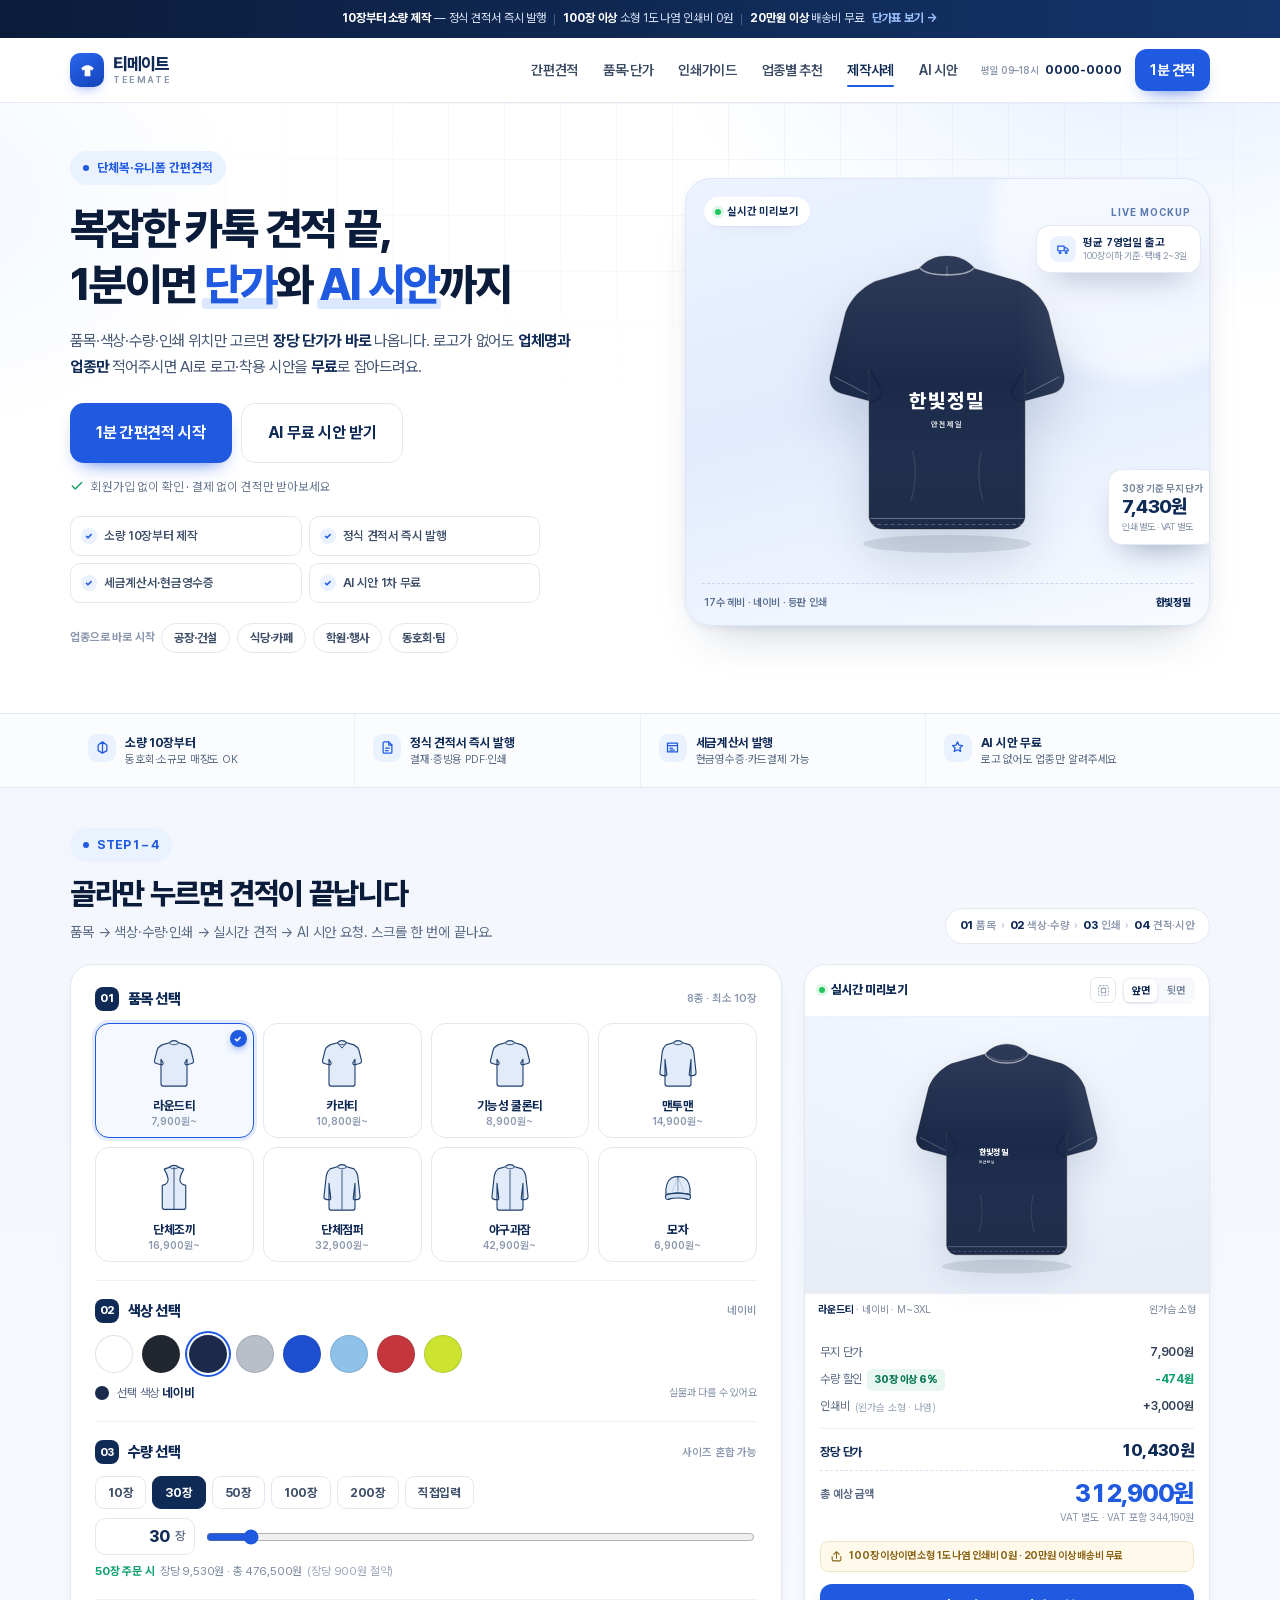
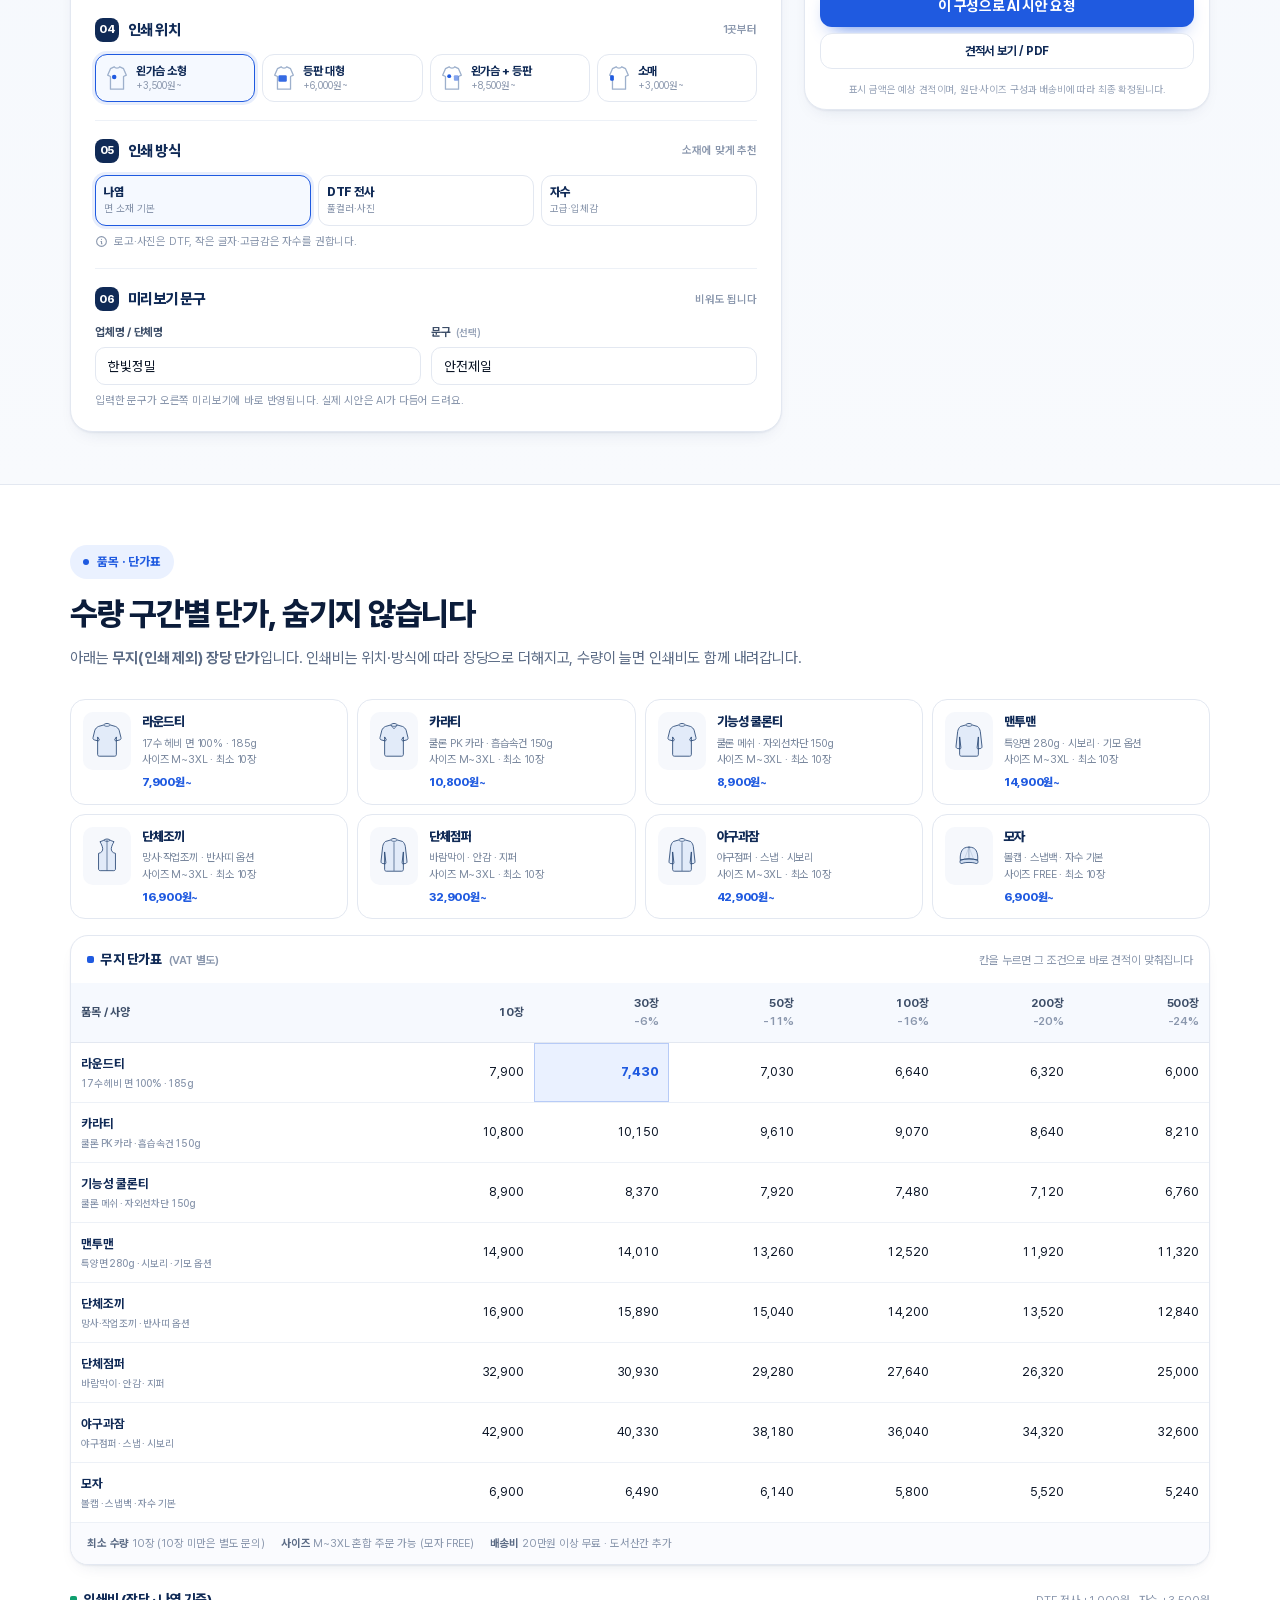
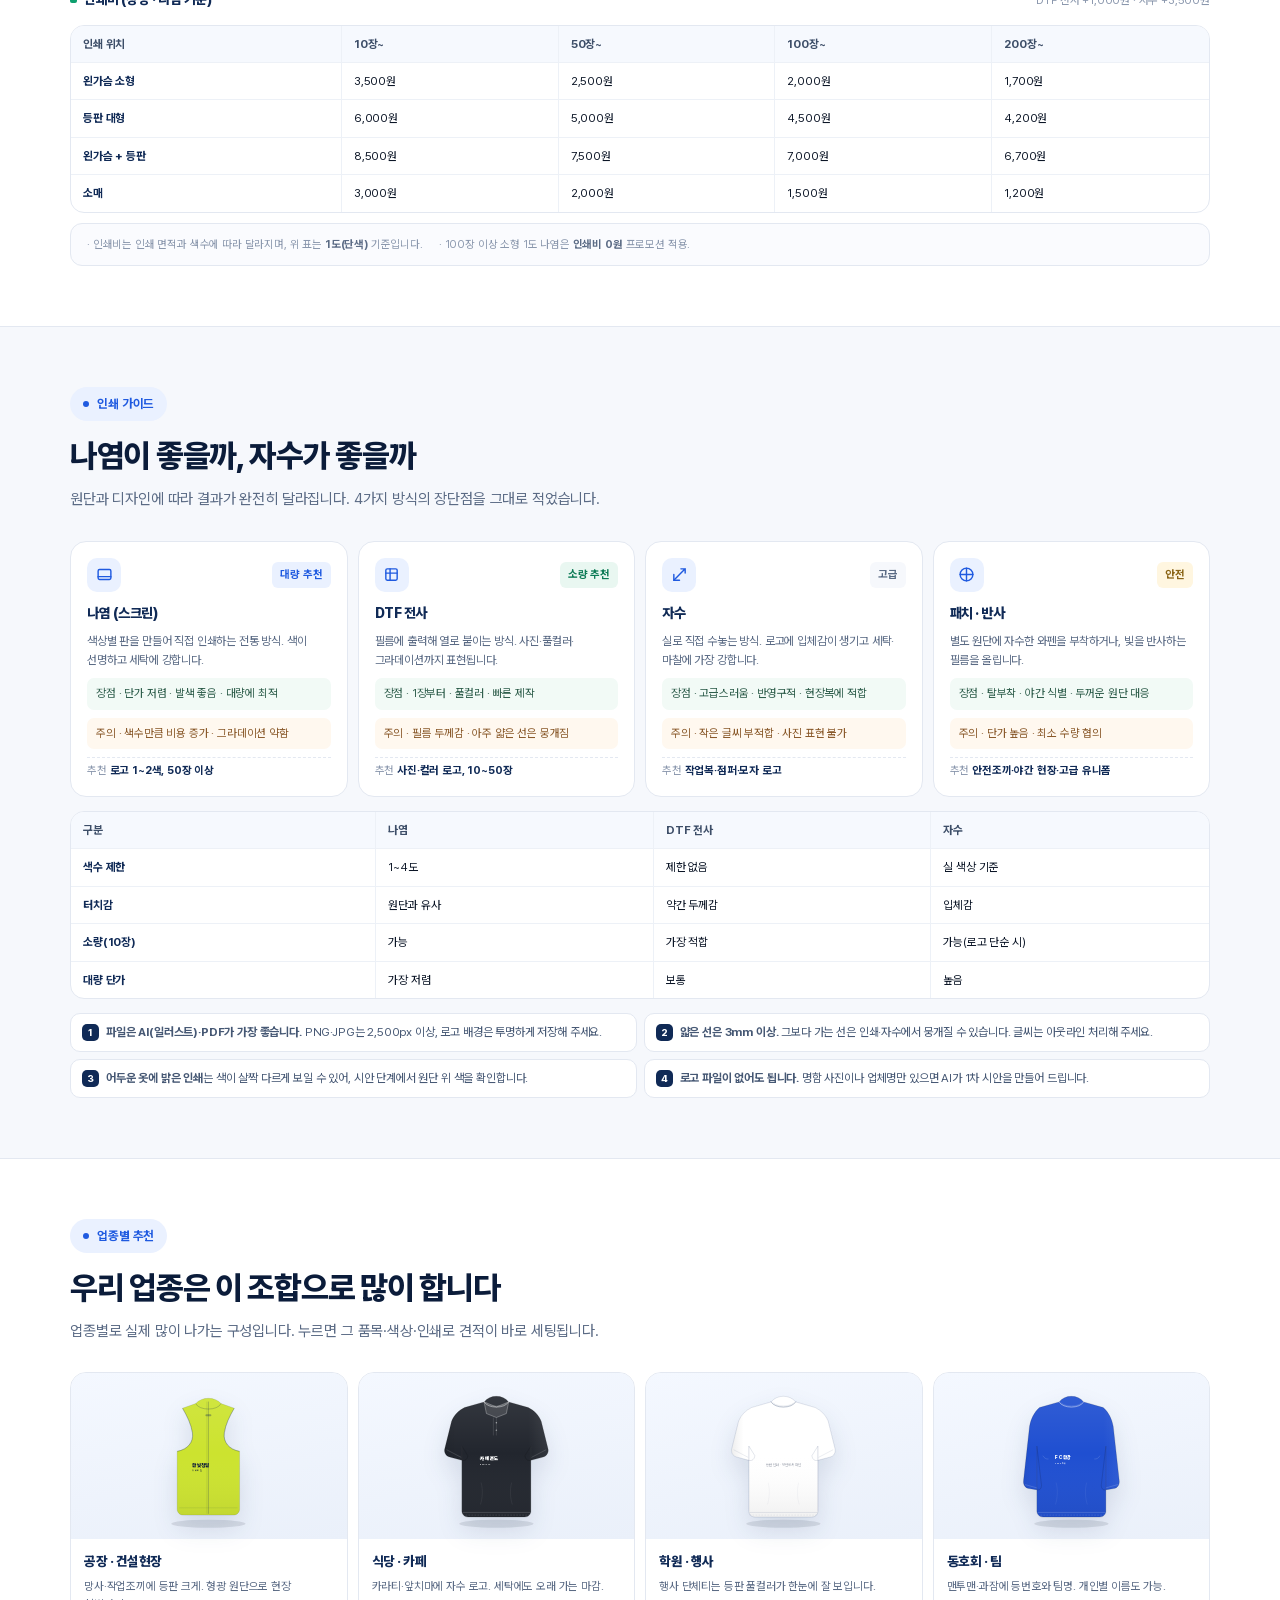
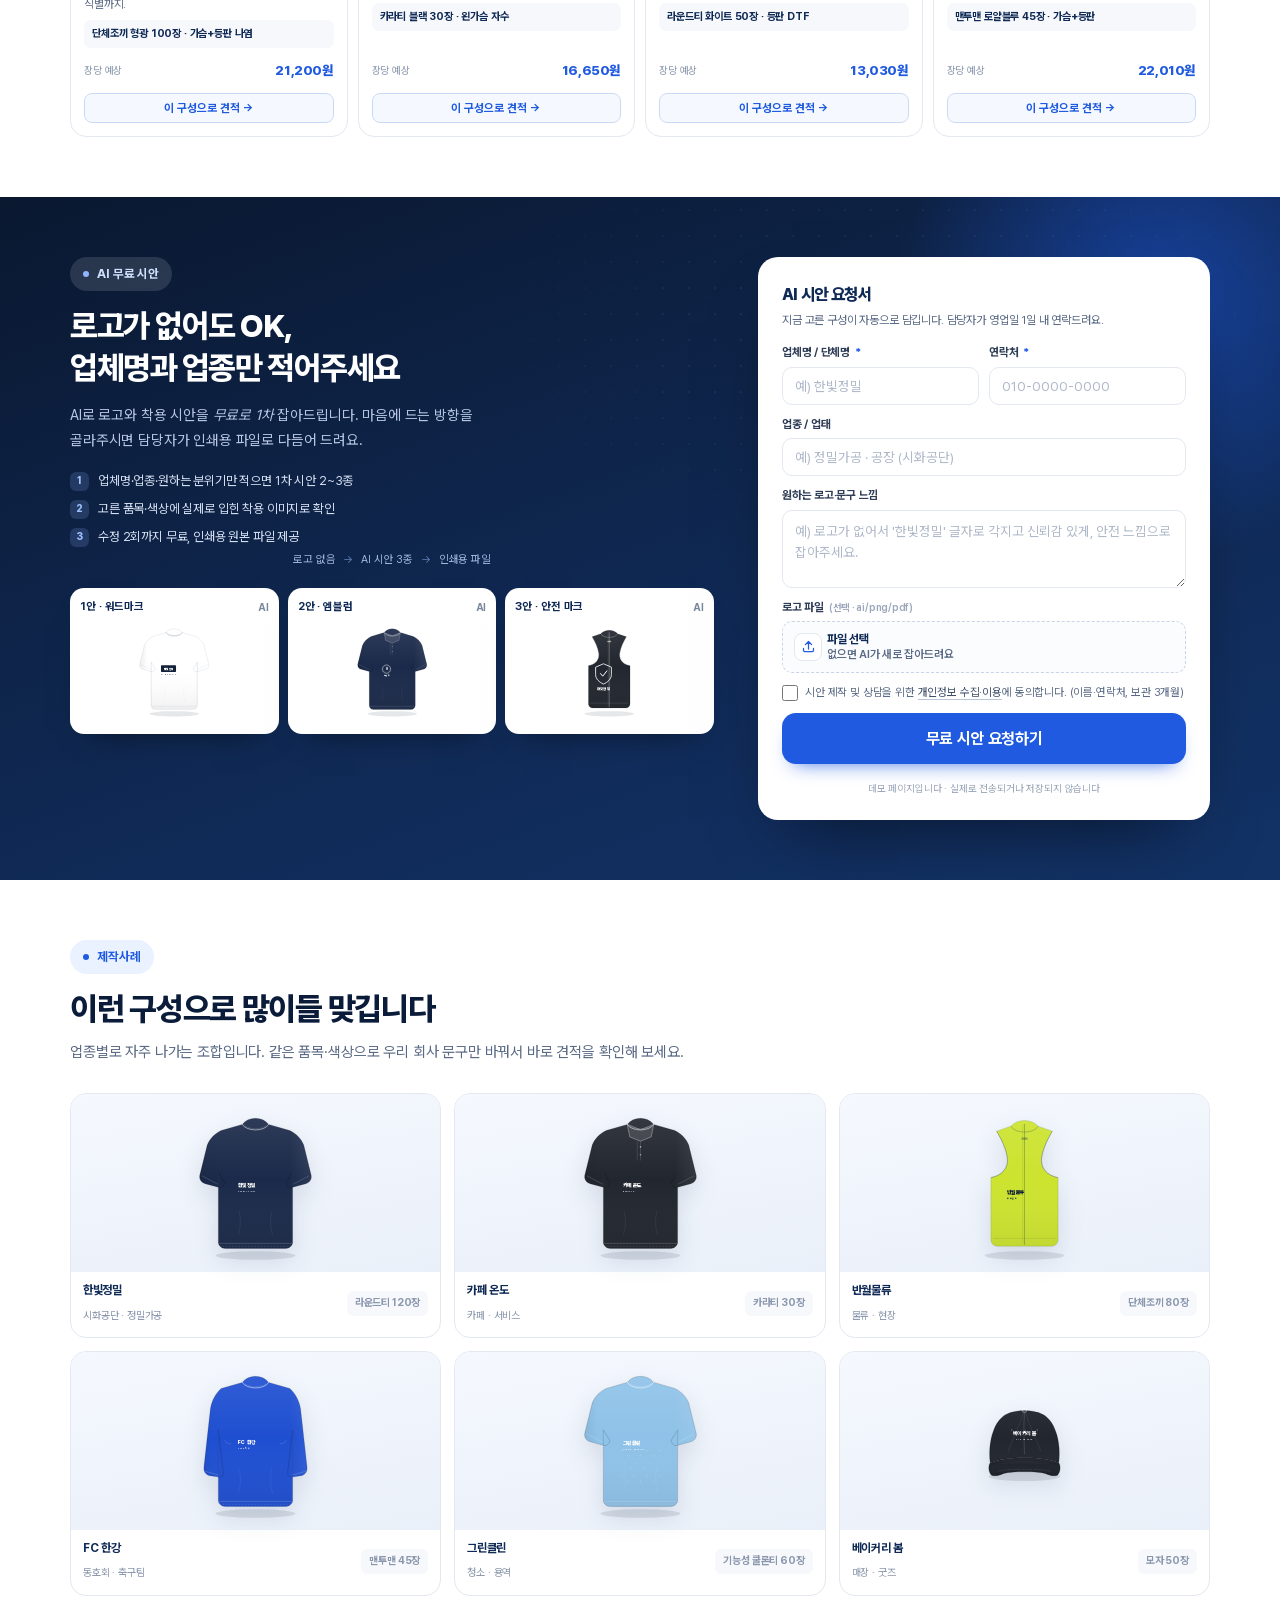
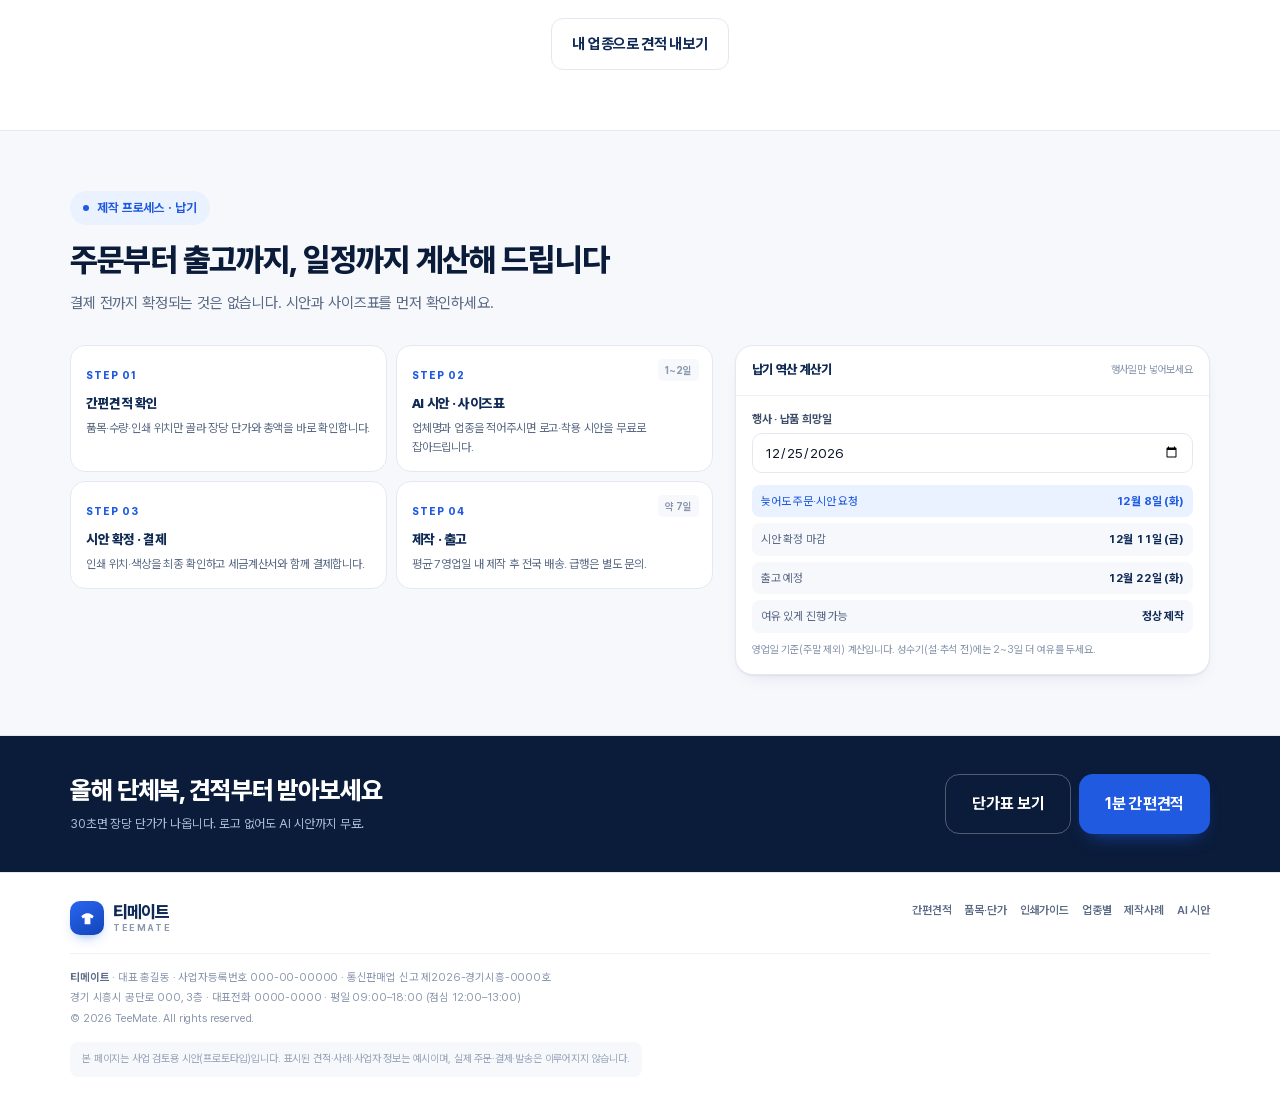
<file: index.html>
<!DOCTYPE html>
<html lang="ko">
<head>
<meta charset="utf-8">
<meta name="viewport" content="width=device-width, initial-scale=1, viewport-fit=cover">
<title>티메이트 TeeMate — 단체복·유니폼 1분 간편견적 + AI 무료 시안</title>
<meta name="description" content="품목·색상·수량·인쇄 위치만 고르면 장당 단가가 바로 나옵니다. 수량 구간별 단가 공개, 결재용 정식 견적서 즉시 발행, 로고가 없어도 AI 무료 시안. 소량 10장부터 · 세금계산서 발행.">
<meta name="theme-color" content="#102A56">
<link rel="icon" href="data:image/svg+xml,%3Csvg xmlns='http://www.w3.org/2000/svg' viewBox='0 0 48 48'%3E%3Crect width='48' height='48' rx='12' fill='%231F5AE0'/%3E%3Cpath d='M24 13c-4 0-7 1.4-9 3l-4 3 3 5 4-2v14h12V22l4 2 3-5-4-3c-2-1.6-5-3-9-3z' fill='%23fff'/%3E%3C/svg%3E">
<link rel="stylesheet" href="styles.css">
</head>
<body>

<!-- ===== 상단 공지 ===== -->
<div class="promo-bar">
  <div class="wrap promo-in">
    <span><b>10장부터 소량 제작</b> — 정식 견적서 즉시 발행</span>
    <span class="psep"></span>
    <span class="p3"><b>100장 이상</b> 소형 1도 나염 인쇄비 0원</span>
    <span class="psep"></span>
    <span class="p2"><b>20만원 이상</b> 배송비 무료</span>
    <a class="pmore" href="#pricing">단가표 보기 →</a>
  </div>
</div>

<!-- ===== 헤더 ===== -->
<header class="nav">
  <div class="wrap nav-in">
    <a class="brand" href="#top" aria-label="티메이트 홈">
      <span class="brand-mark" aria-hidden="true">
        <svg viewBox="0 0 48 48"><path d="M24 12c-4.4 0-7.6 1.6-9.8 3.2l-4.4 3.3 3.3 5.4 4.3-2.2V37h13.2V21.7l4.3 2.2 3.3-5.4-4.4-3.3C31.6 13.6 28.4 12 24 12z" fill="#fff"/></svg>
      </span>
      <span class="brand-name"><b>티메이트</b><span>TEEMATE</span></span>
    </a>
    <nav class="nav-links" aria-label="주요 메뉴">
      <a href="#quote">간편견적</a>
      <a href="#pricing">품목·단가</a>
      <a href="#print-guide">인쇄가이드</a>
      <a href="#industries">업종별 추천</a>
      <a href="#cases">제작사례</a>
      <a href="#ai">AI 시안</a>
    </nav>
    <div class="nav-right">
      <span class="nav-tel"><span>평일 09–18시</span> 0000-0000</span>
      <a class="btn btn-primary" href="#quote">1분 견적</a>
      <button class="menu-btn" id="menuBtn" aria-label="메뉴 열기" aria-expanded="false" aria-controls="mobileMenu"><span></span></button>
    </div>
  </div>
  <div class="mobile-menu" id="mobileMenu">
    <div class="wrap">
      <a href="#quote">간편견적</a>
      <a href="#pricing">품목 · 수량별 단가표</a>
      <a href="#print-guide">인쇄 방식 가이드</a>
      <a href="#industries">업종별 추천 구성</a>
      <a href="#cases">제작사례</a>
      <a href="#ai">AI 무료 시안</a>
      <a href="#process">납기 · 제작 프로세스</a>
      <div class="mm-cta">
        <a class="btn btn-ghost" href="#ai">AI 시안 요청</a>
        <a class="btn btn-primary" href="#quote">견적 시작</a>
      </div>
      <div class="mm-info">평일 09:00–18:00 (점심 12:00–13:00) · 0000-0000<br>본 페이지는 사업 검토용 데모입니다.</div>
    </div>
  </div>
</header>

<!-- ===== 히어로 ===== -->
<section class="hero" id="top">
  <div class="wrap hero-in">
    <div class="hero-left">
    <div class="hero-copy">
      <span class="eyebrow"><span class="dot"></span>단체복·유니폼 간편견적</span>
      <h1>복잡한 카톡 견적 끝,<br>1분이면 <span class="hl">단가</span>와 <span class="hl">AI 시안</span>까지</h1>
      <p class="lead">품목·색상·수량·인쇄 위치만 고르면 <b>장당 단가가 바로</b> 나옵니다.
        로고가 없어도 <b>업체명과 업종만</b> 적어주시면 AI로 로고·착용 시안을 <b>무료</b>로 잡아드려요.</p>
      <div class="hero-actions">
        <a class="btn btn-primary btn-lg" href="#quote">1분 간편견적 시작</a>
        <a class="btn btn-ghost btn-lg" href="#ai">AI 무료 시안 받기</a>
      </div>
      <div class="hero-note">
        <svg width="14" height="14" viewBox="0 0 24 24" fill="none" stroke="#22A06B" stroke-width="2.6"><path d="M20 6 9 17l-5-5" stroke-linecap="round" stroke-linejoin="round"/></svg>
        회원가입 없이 확인 · 결제 없이 견적만 받아보세요
      </div>
      </div>
      <div class="hero-sub">
      <ul class="trust">
        <li><span class="ck">✓</span>소량 10장부터 제작</li>
        <li><span class="ck">✓</span>정식 견적서 즉시 발행</li>
        <li><span class="ck">✓</span>세금계산서·현금영수증</li>
        <li><span class="ck">✓</span>AI 시안 1차 무료</li>
      </ul>
      <div class="quick">
        <span class="ql">업종으로 바로 시작</span>
        <button type="button" data-preset="factory">공장·건설</button>
        <button type="button" data-preset="cafe">식당·카페</button>
        <button type="button" data-preset="school">학원·행사</button>
        <button type="button" data-preset="team">동호회·팀</button>
      </div>
      </div>
    </div>

    <div class="hero-art">
      <div class="hero-art-top">
        <span class="ha-badge"><i></i>실시간 미리보기</span>
        <span class="ha-live">LIVE MOCKUP</span>
      </div>
      <div id="heroMockup" class="hero-mk"></div>
      <div class="float-card float-price">
        <div class="fp-lbl">30장 기준 무지 단가</div>
        <div class="fp-val" id="heroUnit">7,430원</div>
        <div class="fp-sub">인쇄 별도 · VAT 별도</div>
      </div>
      <div class="float-card float-ship">
        <span class="ic"><svg width="14" height="14" viewBox="0 0 24 24" fill="none" stroke="currentColor" stroke-width="2"><path d="M3 7h11v8H3zM14 10h4l3 3v2h-7z" stroke-linejoin="round"/><circle cx="7" cy="18" r="1.6"/><circle cx="17.5" cy="18" r="1.6"/></svg></span>
        <span><b>평균 7영업일 출고</b><span>100장 이하 기준 · 택배 2~3일</span></span>
      </div>
      <div class="hero-art-foot">
        <span class="hf">17수 헤비 · 네이비 · 등판 인쇄</span>
        <span class="hf"><b>한빛정밀</b></span>
      </div>
    </div>
  </div>
</section>

<!-- ===== 신뢰 스트립 ===== -->
<div class="strip">
  <div class="wrap">
    <ul>
      <li>
        <span class="ic"><svg width="15" height="15" viewBox="0 0 24 24" fill="none" stroke="currentColor" stroke-width="2"><path d="M12 3v18M5 8l7-5 7 5M5 8v9l7 4 7-4V8" stroke-linejoin="round"/></svg></span>
        <span><b>소량 10장부터</b><span>동호회·소규모 매장도 OK</span></span>
      </li>
      <li>
        <span class="ic"><svg width="15" height="15" viewBox="0 0 24 24" fill="none" stroke="currentColor" stroke-width="2"><path d="M14 3H7a2 2 0 0 0-2 2v14a2 2 0 0 0 2 2h10a2 2 0 0 0 2-2V8z" stroke-linejoin="round"/><path d="M14 3v5h5M9 13h6M9 17h4" stroke-linecap="round"/></svg></span>
        <span><b>정식 견적서 즉시 발행</b><span>결재·증빙용 PDF·인쇄</span></span>
      </li>
      <li>
        <span class="ic"><svg width="15" height="15" viewBox="0 0 24 24" fill="none" stroke="currentColor" stroke-width="2"><path d="M4 5h16v14H4z" stroke-linejoin="round"/><path d="M4 9h16M8 13h4M8 16h7" stroke-linecap="round"/></svg></span>
        <span><b>세금계산서 발행</b><span>현금영수증·카드결제 가능</span></span>
      </li>
      <li>
        <span class="ic"><svg width="15" height="15" viewBox="0 0 24 24" fill="none" stroke="currentColor" stroke-width="2"><path d="m12 3 2.4 5.3 5.6.6-4.2 3.9 1.2 5.6L12 15.7 6.9 18.4l1.2-5.6L4 8.9l5.6-.6z" stroke-linejoin="round"/></svg></span>
        <span><b>AI 시안 무료</b><span>로고 없어도 업종만 알려주세요</span></span>
      </li>
    </ul>
  </div>
</div>

<!-- ===== 견적 빌더 ===== -->
<section class="builder-sec" id="quote">
  <div class="wrap">
    <div class="builder-head">
      <div>
        <span class="eyebrow"><span class="dot"></span>STEP 1 – 4</span>
        <h2>골라만 누르면 견적이 끝납니다</h2>
        <p>품목 → 색상·수량·인쇄 → 실시간 견적 → AI 시안 요청. 스크롤 한 번에 끝나요.</p>
      </div>
      <div class="step-track">
        <span><b>01</b> 품목</span><span class="sep">›</span>
        <span><b>02</b> 색상·수량</span><span class="sep">›</span>
        <span><b>03</b> 인쇄</span><span class="sep">›</span>
        <span><b>04</b> 견적·시안</span>
      </div>
    </div>

    <div class="builder-grid">
      <!-- 컨트롤 -->
      <div class="card controls">
        <div class="step-block" style="margin-top:0;padding-top:0">
          <div class="sh"><span class="step-num">01</span><h3>품목 선택</h3><span class="mini">8종 · 최소 10장</span></div>
          <div class="items" id="itemGrid" role="group" aria-label="품목 선택"></div>
        </div>

        <div class="step-block">
          <div class="sh"><span class="step-num">02</span><h3>색상 선택</h3><span class="mini" id="colorName">네이비</span></div>
          <div class="swatches" id="colorRow" role="group" aria-label="색상 선택"></div>
          <div class="sw-label">
            <span class="sw-dot" id="colorDot"></span>
            <span>선택 색상 <b id="colorName2">네이비</b></span>
            <span class="side">실물과 다를 수 있어요</span>
          </div>
        </div>

        <div class="step-block">
          <div class="sh"><span class="step-num">03</span><h3>수량 선택</h3><span class="mini">사이즈 혼합 가능</span></div>
          <div class="qty-presets" id="qtyChips" role="group" aria-label="수량 프리셋"></div>
          <div class="qty-row">
            <label class="qty-field" for="qtyInput">
              <input id="qtyInput" type="number" min="10" max="2000" step="10" value="30" inputmode="numeric" aria-label="수량 직접입력">
              <span>장</span>
            </label>
            <input class="range" id="qtyRange" type="range" min="10" max="300" step="5" value="30" aria-label="수량 슬라이더">
          </div>
          <div class="qty-hint" id="qtyHint"></div>
        </div>

        <div class="step-block">
          <div class="sh"><span class="step-num">04</span><h3>인쇄 위치</h3><span class="mini">1곳부터</span></div>
          <div class="pos-grid" id="posRow" role="group" aria-label="인쇄 위치"></div>
        </div>

        <div class="step-block">
          <div class="sh"><span class="step-num">05</span><h3>인쇄 방식</h3><span class="mini">소재에 맞게 추천</span></div>
          <div class="methods" id="methodRow" role="group" aria-label="인쇄 방식"></div>
          <div class="plus-note">
            <svg width="13" height="13" viewBox="0 0 24 24" fill="none" stroke="#8A97AD" stroke-width="2"><circle cx="12" cy="12" r="9"/><path d="M12 8h.01M11 12h1v4h1" stroke-linecap="round"/></svg>
            로고·사진은 DTF, 작은 글자·고급감은 자수를 권합니다.
          </div>
        </div>

        <div class="step-block">
          <div class="sh"><span class="step-num">06</span><h3>미리보기 문구</h3><span class="mini">비워도 됩니다</span></div>
          <div class="text-grid">
            <div class="field">
              <label for="companyInput">업체명 / 단체명</label>
              <input id="companyInput" type="text" maxlength="14" placeholder="예) 한빛정밀" value="한빛정밀" autocomplete="organization">
            </div>
            <div class="field">
              <label for="sloganInput">문구 <span class="opt">(선택)</span></label>
              <input id="sloganInput" type="text" maxlength="18" placeholder="예) 안전제일" value="안전제일" autocomplete="off">
            </div>
          </div>
          <div class="plus-note">입력한 문구가 오른쪽 미리보기에 바로 반영됩니다. 실제 시안은 AI가 다듬어 드려요.</div>
        </div>
      </div>

      <!-- 미리보기 + 견적 -->
      <div class="panel-wrap">
        <div class="card panel">
          <div class="panel-head">
            <span class="ph-t"><i></i>실시간 미리보기</span>
            <div class="ph-right">
              <button class="guide-btn" id="guideBtn" aria-pressed="false" aria-label="인쇄 영역 보기" title="인쇄 영역 보기">
                <svg width="13" height="13" viewBox="0 0 24 24" fill="none" stroke="currentColor" stroke-width="2"><rect x="3" y="3" width="18" height="18" rx="2" stroke-dasharray="3 3"/><path d="M8 8h8v8H8z"/></svg>
              </button>
              <div class="view-toggle" role="group" aria-label="앞면 뒷면 전환">
                <button id="viewFront" aria-pressed="true">앞면</button>
                <button id="viewBack" aria-pressed="false">뒷면</button>
              </div>
            </div>
          </div>
          <div class="mk-stage" id="mockupStage"></div>
          <div class="mk-caption">
            <span><b id="mkItem">라운드티</b> · <span id="mkColor">네이비</span> · <span id="mkSize">M~3XL</span></span>
            <span id="mkPrint">왼가슴 소형</span>
          </div>
          <div class="price-box">
            <div class="sum-line"><span class="l">무지 단가</span><span class="v" id="pBase">7,900원</span></div>
            <div class="sum-line disc"><span class="l">수량 할인 <span class="tier-badge" id="pTierName">30장 이상 6%</span></span><span class="v" id="pDisc">-474원</span></div>
            <div class="sum-line"><span class="l">인쇄비 <span style="color:#9AA6BA;font-size:10px" id="pPrintName">(왼가슴 소형 · 나염)</span></span><span class="v" id="pPrint">+3,000원</span></div>
            <div class="sum-div"></div>
            <div class="unit-line"><span class="ul-l">장당 단가</span><span class="ul-v" id="pUnit">10,430원</span></div>
            <div class="total">
              <span class="tl">총 예상 금액</span>
              <span class="tv" id="pTotal">312,900원</span>
            </div>
            <div class="vat" id="pVat">VAT 별도 · VAT 포함 344,190원</div>
          </div>
          <div class="panel-promo">
            <svg width="13" height="13" viewBox="0 0 24 24" fill="none" stroke="currentColor" stroke-width="2"><path d="M20 12v6a2 2 0 0 1-2 2H6a2 2 0 0 1-2-2v-6M12 3v12M7 8l5-5 5 5" stroke-linecap="round" stroke-linejoin="round"/></svg>
            100장 이상이면 소형 1도 나염 인쇄비 0원 · 20만원 이상 배송비 무료
          </div>
          <div class="panel-actions">
            <button class="btn btn-primary btn-block" id="toAiBtn">이 구성으로 AI 시안 요청</button>
            <button class="btn btn-ghost btn-block" id="docBtn">견적서 보기 / PDF</button>
          </div>
          <div class="panel-foot">표시 금액은 예상 견적이며, 원단·사이즈 구성과 배송비에 따라 최종 확정됩니다.</div>
        </div>
      </div>
    </div>
  </div>
</section>

<!-- 모바일 하단 바 -->
<div class="sticky-buy" id="stickyBuy">
  <div class="sb-l"><div class="sb-top">장당 <span id="sbUnit">10,430원</span> · <span id="sbQty">30장</span></div><b id="sbTotal">312,900원</b></div>
  <a class="btn btn-primary" href="#ai">AI 시안 요청</a>
</div>

<!-- ===== 품목 · 단가표 ===== -->
<section class="sec pricing-sec" id="pricing">
  <div class="wrap">
    <div class="sec-head">
      <span class="eyebrow"><span class="dot"></span>품목 · 단가표</span>
      <h2>수량 구간별 단가, 숨기지 않습니다</h2>
      <p>아래는 <b>무지(인쇄 제외) 장당 단가</b>입니다. 인쇄비는 위치·방식에 따라 장당으로 더해지고, 수량이 늘면 인쇄비도 함께 내려갑니다.</p>
    </div>

    <div class="guide-grid" id="guideGrid" style="display:grid;grid-template-columns:repeat(auto-fit,minmax(230px,1fr));gap:9px;margin-bottom:16px"></div>

    <div class="tbl-wrap">
      <div class="tbl-head" style="padding:13px 16px 0">
        <span class="tt"><i></i>무지 단가표 <span style="font-weight:600;color:#8A97AD;font-size:11.5px">(VAT 별도)</span></span>
        <span class="hint">칸을 누르면 그 조건으로 바로 견적이 맞춰집니다</span>
      </div>
      <div class="tbl-scroll">
        <table class="pt" id="priceTable" aria-label="품목·수량 구간별 무지 단가"></table>
      </div>
      <div class="tbl-foot">
        <span><b>최소 수량</b> 10장 (10장 미만은 별도 문의)</span>
        <span><b>사이즈</b> M~3XL 혼합 주문 가능 (모자 FREE)</span>
        <span><b>배송비</b> 20만원 이상 무료 · 도서산간 추가</span>
      </div>
    </div>

    <div class="tbl-head" style="margin:24px 0 12px">
      <span class="tt"><i style="background:#0E9F6E"></i>인쇄비 (장당 · 나염 기준)</span>
      <span class="hint">DTF 전사 +1,000원 · 자수 +3,500원</span>
    </div>
    <div class="guide-table five" id="printTbl"></div>
    <div class="tbl-foot" style="border:1px solid var(--line);border-radius:12px;background:#FAFBFE;margin-top:10px">
      <span>· 인쇄비는 인쇄 면적과 색수에 따라 달라지며, 위 표는 <b>1도(단색)</b> 기준입니다.</span>
      <span>· 100장 이상 소형 1도 나염은 <b>인쇄비 0원</b> 프로모션 적용.</span>
    </div>
  </div>
</section>

<!-- ===== 인쇄 가이드 ===== -->
<section class="sec print-sec" id="print-guide">
  <div class="wrap">
    <div class="sec-head">
      <span class="eyebrow"><span class="dot"></span>인쇄 가이드</span>
      <h2>나염이 좋을까, 자수가 좋을까</h2>
      <p>원단과 디자인에 따라 결과가 완전히 달라집니다. 4가지 방식의 장단점을 그대로 적었습니다.</p>
    </div>

    <div class="pg-grid">
      <div class="pg">
        <div class="ph"><span class="pico"><svg width="17" height="17" viewBox="0 0 24 24" fill="none" stroke="currentColor" stroke-width="2"><rect x="3" y="5" width="18" height="14" rx="2"/><path d="M3 15h18" stroke-linecap="round"/></svg></span><span class="tag blue">대량 추천</span></div>
        <h4>나염 (스크린)</h4>
        <p class="pdesc">색상별 판을 만들어 직접 인쇄하는 전통 방식. 색이 선명하고 세탁에 강합니다.</p>
        <div class="pros">장점 · 단가 저렴 · 발색 좋음 · 대량에 최적</div>
        <div class="cons">주의 · 색수만큼 비용 증가 · 그라데이션 약함</div>
        <div class="rec">추천 <b>로고 1~2색, 50장 이상</b></div>
      </div>
      <div class="pg">
        <div class="ph"><span class="pico"><svg width="17" height="17" viewBox="0 0 24 24" fill="none" stroke="currentColor" stroke-width="2"><rect x="4" y="4" width="16" height="16" rx="2"/><path d="M4 10h16M10 4v16" stroke-linecap="round"/></svg></span><span class="tag green">소량 추천</span></div>
        <h4>DTF 전사</h4>
        <p class="pdesc">필름에 출력해 열로 붙이는 방식. 사진·풀컬러·그라데이션까지 표현됩니다.</p>
        <div class="pros">장점 · 1장부터 · 풀컬러 · 빠른 제작</div>
        <div class="cons">주의 · 필름 두께감 · 아주 얇은 선은 뭉개짐</div>
        <div class="rec">추천 <b>사진·컬러 로고, 10~50장</b></div>
      </div>
      <div class="pg">
        <div class="ph"><span class="pico"><svg width="17" height="17" viewBox="0 0 24 24" fill="none" stroke="currentColor" stroke-width="2"><path d="M4 20 20 4M14 4h6v6" stroke-linecap="round" stroke-linejoin="round"/><path d="M4 12v8h8" stroke-linecap="round" stroke-linejoin="round"/></svg></span><span class="tag">고급</span></div>
        <h4>자수</h4>
        <p class="pdesc">실로 직접 수놓는 방식. 로고에 입체감이 생기고 세탁·마찰에 가장 강합니다.</p>
        <div class="pros">장점 · 고급스러움 · 반영구적 · 현장복에 적합</div>
        <div class="cons">주의 · 작은 글씨 부적합 · 사진 표현 불가</div>
        <div class="rec">추천 <b>작업복·점퍼·모자 로고</b></div>
      </div>
      <div class="pg">
        <div class="ph"><span class="pico"><svg width="17" height="17" viewBox="0 0 24 24" fill="none" stroke="currentColor" stroke-width="2"><path d="M3 12h18M12 3v18" stroke-linecap="round"/><circle cx="12" cy="12" r="9"/></svg></span><span class="tag amber">안전</span></div>
        <h4>패치 · 반사</h4>
        <p class="pdesc">별도 원단에 자수한 와펜을 부착하거나, 빛을 반사하는 필름을 올립니다.</p>
        <div class="pros">장점 · 탈부착 · 야간 식별 · 두꺼운 원단 대응</div>
        <div class="cons">주의 · 단가 높음 · 최소 수량 협의</div>
        <div class="rec">추천 <b>안전조끼·야간 현장·고급 유니폼</b></div>
      </div>
    </div>

    <div class="guide-table">
      <div class="grow head"><div>구분</div><div>나염</div><div>DTF 전사</div><div>자수</div></div>
      <div class="grow"><div class="k">색수 제한</div><div>1~4도</div><div>제한 없음</div><div>실 색상 기준</div></div>
      <div class="grow"><div class="k">터치감</div><div>원단과 유사</div><div>약간 두께감</div><div>입체감</div></div>
      <div class="grow"><div class="k">소량(10장)</div><div>가능</div><div>가장 적합</div><div>가능(로고 단순 시)</div></div>
      <div class="grow"><div class="k">대량 단가</div><div>가장 저렴</div><div>보통</div><div>높음</div></div>
    </div>

    <ul class="file-tips">
      <li><span class="n">1</span><span><b>파일은 AI(일러스트)·PDF가 가장 좋습니다.</b> PNG·JPG는 2,500px 이상, 로고 배경은 투명하게 저장해 주세요.</span></li>
      <li><span class="n">2</span><span><b>얇은 선은 3mm 이상.</b> 그보다 가는 선은 인쇄·자수에서 뭉개질 수 있습니다. 글씨는 아웃라인 처리해 주세요.</span></li>
      <li><span class="n">3</span><span><b>어두운 옷에 밝은 인쇄</b>는 색이 살짝 다르게 보일 수 있어, 시안 단계에서 원단 위 색을 확인합니다.</span></li>
      <li><span class="n">4</span><span><b>로고 파일이 없어도 됩니다.</b> 명함 사진이나 업체명만 있으면 AI가 1차 시안을 만들어 드립니다.</span></li>
    </ul>
  </div>
</section>

<!-- ===== 업종별 추천 ===== -->
<section class="sec" id="industries">
  <div class="wrap">
    <div class="sec-head">
      <span class="eyebrow"><span class="dot"></span>업종별 추천</span>
      <h2>우리 업종은 이 조합으로 많이 합니다</h2>
      <p>업종별로 실제 많이 나가는 구성입니다. 누르면 그 품목·색상·인쇄로 견적이 바로 세팅됩니다.</p>
    </div>
    <div class="ind-grid" id="indGrid"></div>
  </div>
</section>

<!-- ===== AI 시안 ===== -->
<section class="sec ai-sec" id="ai">
  <div class="wrap ai-inner">
    <div>
      <span class="eyebrow"><span class="dot" style="background:#8FB4FF"></span>AI 무료 시안</span>
      <h2>로고가 없어도 OK,<br>업체명과 업종만 적어주세요</h2>
      <p class="lead">AI로 로고와 착용 시안을 <em>무료로 1차</em> 잡아드립니다.
        마음에 드는 방향을 골라주시면 담당자가 인쇄용 파일로 다듬어 드려요.</p>
      <ul class="ai-list">
        <li><span class="n">1</span>업체명·업종·원하는 분위기만 적으면 1차 시안 2~3종</li>
        <li><span class="n">2</span>고른 품목·색상에 실제로 입힌 착용 이미지로 확인</li>
        <li><span class="n">3</span>수정 2회까지 무료, 인쇄용 원본 파일 제공</li>
      </ul>
      <div class="ba-flow">로고 없음 <span class="ba-arrow">→</span> AI 시안 3종 <span class="ba-arrow">→</span> 인쇄용 파일</div>
      <div class="ba" id="aiSamples"></div>
    </div>

    <div class="form-card">
      <h3>AI 시안 요청서</h3>
      <p class="fc-sub">지금 고른 구성이 자동으로 담깁니다. 담당자가 영업일 1일 내 연락드려요.</p>
      <form id="aiForm" novalidate>
        <div class="form-grid">
          <div class="form-grid two" style="gap:10px">
            <div class="field" id="fName">
              <label for="fCompany">업체명 / 단체명 <span class="req">*</span></label>
              <input id="fCompany" name="company" type="text" placeholder="예) 한빛정밀" required autocomplete="organization">
              <span class="err">업체명을 입력해 주세요.</span>
            </div>
            <div class="field" id="fContact">
              <label for="fPhone">연락처 <span class="req">*</span></label>
              <input id="fPhone" name="phone" type="tel" placeholder="010-0000-0000" required inputmode="tel" autocomplete="tel">
              <span class="err">연락 가능한 번호를 정확히 입력해 주세요.</span>
            </div>
          </div>
          <div class="field">
            <label for="fBusiness">업종 / 업태</label>
            <input id="fBusiness" name="business" type="text" placeholder="예) 정밀가공 · 공장 (시화공단)" autocomplete="off">
          </div>
          <div class="field">
            <label for="fMsg">원하는 로고·문구 느낌</label>
            <textarea id="fMsg" name="message" placeholder="예) 로고가 없어서 '한빛정밀' 글자로 각지고 신뢰감 있게, 안전 느낌으로 잡아주세요."></textarea>
          </div>
          <div class="field">
            <label>로고 파일 <span class="opt">(선택 · ai/png/pdf)</span></label>
            <label class="upload" for="fFile">
              <span class="ui"><svg width="15" height="15" viewBox="0 0 24 24" fill="none" stroke="currentColor" stroke-width="2"><path d="M12 16V4m0 0L7 9m5-5 5 5" stroke-linecap="round" stroke-linejoin="round"/><path d="M4 15v3a2 2 0 0 0 2 2h12a2 2 0 0 0 2-2v-3" stroke-linecap="round"/></svg></span>
              <span class="ut" id="fileName"><b>파일 선택</b>없으면 AI가 새로 잡아드려요</span>
              <input id="fFile" type="file" accept=".ai,.pdf,.png,.jpg,.jpeg,.svg">
            </label>
          </div>
          <label class="agree">
            <input id="fAgree" type="checkbox">
            <span>시안 제작 및 상담을 위한 <u>개인정보 수집·이용</u>에 동의합니다. (이름·연락처, 보관 3개월)</span>
          </label>
          <div class="field" id="fAgreeErr" style="display:none"><span class="err" style="display:block">개인정보 수집·이용에 동의해 주세요.</span></div>
          <button class="btn btn-primary btn-block btn-lg" type="submit" style="margin-top:2px">무료 시안 요청하기</button>
          <div class="form-note">데모 페이지입니다 · 실제로 전송되거나 저장되지 않습니다</div>
        </div>
      </form>
    </div>
  </div>
</section>

<!-- ===== 제작사례 ===== -->
<section class="sec" id="cases">
  <div class="wrap">
    <div class="sec-head">
      <span class="eyebrow"><span class="dot"></span>제작사례</span>
      <h2>이런 구성으로 많이들 맞깁니다</h2>
      <p>업종별로 자주 나가는 조합입니다. 같은 품목·색상으로 우리 회사 문구만 바꿔서 바로 견적을 확인해 보세요.</p>
    </div>
    <div class="cases" id="caseGrid"></div>
    <div style="text-align:center;margin-top:22px">
      <a class="btn btn-ghost" href="#quote">내 업종으로 견적 내보기</a>
    </div>
  </div>
</section>

<!-- ===== 프로세스 + 납기 ===== -->
<section class="sec" id="process" style="background:var(--soft);border-top:1px solid var(--line);border-bottom:1px solid var(--line)">
  <div class="wrap">
    <div class="sec-head">
      <span class="eyebrow"><span class="dot"></span>제작 프로세스 · 납기</span>
      <h2>주문부터 출고까지, 일정까지 계산해 드립니다</h2>
      <p>결제 전까지 확정되는 것은 없습니다. 시안과 사이즈표를 먼저 확인하세요.</p>
    </div>
    <div class="proc-wrap">
      <div class="process">
        <div class="pcard"><span class="pn">STEP 01</span><h4>간편견적 확인</h4><p>품목·수량·인쇄 위치만 골라 장당 단가와 총액을 바로 확인합니다.</p></div>
        <div class="pcard"><span class="pn">STEP 02</span><h4>AI 시안 · 사이즈표</h4><p>업체명과 업종을 적어주시면 로고·착용 시안을 무료로 잡아드립니다.</p><span class="pd">1~2일</span></div>
        <div class="pcard"><span class="pn">STEP 03</span><h4>시안 확정 · 결제</h4><p>인쇄 위치·색상을 최종 확인하고 세금계산서와 함께 결제합니다.</p></div>
        <div class="pcard"><span class="pn">STEP 04</span><h4>제작 · 출고</h4><p>평균 7영업일 내 제작 후 전국 배송. 급행은 별도 문의.</p><span class="pd">약 7일</span></div>
      </div>

      <div class="due-card">
        <div class="due-head"><b>납기 역산 계산기</b><span>행사일만 넣어보세요</span></div>
        <div class="due-body">
          <div class="field">
            <label for="dueDate">행사 · 납품 희망일</label>
            <input id="dueDate" type="date">
          </div>
          <div class="due-res" id="dueRes"></div>
          <div class="due-note" id="dueNote"></div>
        </div>
      </div>
    </div>
  </div>
</section>

<!-- ===== CTA ===== -->
<section class="cta-band">
  <div class="wrap cta-in">
    <div>
      <h2>올해 단체복, 견적부터 받아보세요</h2>
      <p>30초면 장당 단가가 나옵니다. 로고 없어도 AI 시안까지 무료.</p>
    </div>
    <div class="btns">
      <a class="btn btn-ghost btn-lg" href="#pricing">단가표 보기</a>
      <a class="btn btn-primary btn-lg" href="#quote">1분 간편견적</a>
    </div>
  </div>
</section>

<footer>
  <div class="wrap">
    <div class="foot-top">
      <a class="brand" href="#top">
        <span class="brand-mark" aria-hidden="true">
          <svg viewBox="0 0 48 48"><path d="M24 12c-4.4 0-7.6 1.6-9.8 3.2l-4.4 3.3 3.3 5.4 4.3-2.2V37h13.2V21.7l4.3 2.2 3.3-5.4-4.4-3.3C31.6 13.6 28.4 12 24 12z" fill="#fff"/></svg>
        </span>
        <span class="brand-name"><b>티메이트</b><span>TEEMATE</span></span>
      </a>
      <div class="foot-links">
        <a href="#quote">간편견적</a><a href="#pricing">품목·단가</a><a href="#print-guide">인쇄가이드</a><a href="#industries">업종별</a><a href="#cases">제작사례</a><a href="#ai">AI 시안</a>
      </div>
    </div>
    <div class="foot-info">
      <div><b>티메이트</b> · 대표 홍길동 · 사업자등록번호 000-00-00000 · 통신판매업 신고 제2026-경기시흥-0000호</div>
      <div>경기 시흥시 공단로 000, 3층 · 대표전화 0000-0000 · 평일 09:00–18:00 (점심 12:00–13:00)</div>
      <div>© 2026 TeeMate. All rights reserved.</div>
      <div class="demo-note">본 페이지는 사업 검토용 시안(프로토타입)입니다. 표시된 견적·사례·사업자 정보는 예시이며, 실제 주문·결제·발송은 이루어지지 않습니다.</div>
    </div>
  </div>
</footer>

<!-- ===== 모달 : 접수 완료 ===== -->
<div class="modal" id="doneModal" role="dialog" aria-modal="true" aria-labelledby="doneTitle">
  <div class="modal-card">
    <button class="modal-x btn btn-ghost" data-close="doneModal">닫기</button>
    <div class="success-ic">
      <svg width="26" height="26" viewBox="0 0 24 24" fill="none" stroke="currentColor" stroke-width="2.6"><path d="M20 6 9 17l-5-5" stroke-linecap="round" stroke-linejoin="round"/></svg>
    </div>
    <h3 class="h" id="doneTitle">시안 요청이 접수되었습니다</h3>
    <p class="sub">담당자가 영업일 1일 내 연락드려 1차 시안을 보내드립니다.</p>
    <span class="demo-chip">데모 · 실제 전송되지 않음</span>
    <div class="receipt" id="doneReceipt"></div>
    <div class="modal-foot">
      <button class="btn btn-primary btn-block" data-close="doneModal">확인</button>
      <div class="row">
        <button class="btn btn-ghost" data-close="doneModal">닫기</button>
        <button class="btn btn-ghost" id="doneDocBtn" data-close="doneModal">견적서 보기</button>
      </div>
    </div>
  </div>
</div>

<!-- ===== 모달 : 견적서 (인쇄/PDF) ===== -->
<div class="modal" id="printModal" role="dialog" aria-modal="true" aria-labelledby="docTitle">
  <div class="modal-card wide">
    <button class="modal-x btn btn-ghost" data-close="printModal">닫기</button>
    <div class="doc" id="printRoot">
      <h3 class="sr" id="docTitle">견적서</h3>
      <div id="docBody"></div>
    </div>
    <div class="modal-foot">
      <div class="row">
        <button class="btn btn-ghost" id="printBtn">인쇄 / PDF 저장</button>
        <button class="btn btn-primary" data-close="printModal">닫기</button>
      </div>
      <div class="form-note">데모 · 실제 발행 문서가 아닙니다</div>
    </div>
  </div>
</div>

<div class="toast" id="toast" role="status" aria-live="polite"></div>

<script src="app.js"></script>
</body>
</html>
</file>
<file: styles.css>
/* =========================================================
   티메이트 TeeMate — 데모 랜딩 스타일
   라이트 고정 / 화이트 + 딥네이비 + 블루 포인트
   ========================================================= */

@font-face{
  font-family:'Pretendard';
  src:url('fonts/PretendardVariable.woff2') format('woff2-variations');
  font-weight:45 920;
  font-style:normal;
  font-display:swap;
}

:root{
  --ink:#0B1526;
  --navy:#102A56;
  --navy-2:#0B1C3A;
  --blue:#1F5AE0;
  --blue-d:#1747BC;
  --blue-soft:#EAF1FF;
  --muted:#5B6B85;
  --muted-2:#8A97AD;
  --line:#E3E8F1;
  --line-2:#EDF1F7;
  --soft:#F6F8FC;
  --green:#0E9F6E;
  --green-soft:#E9F7F1;
  --amber:#B4690E;
  --amber-soft:#FFF6E0;
  --red:#C4363C;
  --r-lg:22px;
  --r-md:16px;
  --r-sm:12px;
  --shadow-s:0 1px 2px rgba(16,42,86,.06),0 8px 20px -12px rgba(16,42,86,.18);
  --shadow-m:0 2px 6px rgba(16,42,86,.06),0 24px 48px -24px rgba(16,42,86,.28);
  --shadow-l:0 40px 80px -40px rgba(16,42,86,.42);
  --max:1180px;
}

*{box-sizing:border-box}
html{scroll-behavior:smooth;-webkit-text-size-adjust:100%}
body{
  margin:0;
  font-family:'Pretendard',-apple-system,BlinkMacSystemFont,'Apple SD Gothic Neo','Noto Sans KR','Malgun Gothic',sans-serif;
  color:var(--ink);
  background:#fff;
  line-height:1.6;
  letter-spacing:-.01em;
  -webkit-font-smoothing:antialiased;
  text-rendering:optimizeLegibility;
  word-break:keep-all;
}
body.lock{overflow:hidden}
h1,h2,h3,h4,p,figure{margin:0}
button{font-family:inherit;cursor:pointer;border:0;background:none;color:inherit}
input,select,textarea{font-family:inherit;font-size:16px;color:inherit}
a{color:inherit;text-decoration:none}
ul,ol{margin:0;padding:0;list-style:none}
svg{display:block}
.wrap{width:100%;max-width:var(--max);margin:0 auto;padding:0 20px}
.sr{position:absolute;width:1px;height:1px;overflow:hidden;clip:rect(0 0 0 0);white-space:nowrap}

/* ---------- 공통 ---------- */
.btn{
  display:inline-flex;align-items:center;justify-content:center;gap:7px;
  padding:13px 20px;border-radius:12px;font-weight:700;font-size:15px;letter-spacing:-.02em;
  transition:transform .15s ease, box-shadow .15s ease, background .15s ease, border-color .15s ease;
  white-space:nowrap;
}
.btn:active{transform:translateY(1px)}
.btn:focus{outline:none}
.btn:focus-visible,button:focus-visible,a:focus-visible,input:focus-visible,textarea:focus-visible{outline:2px solid var(--blue);outline-offset:2px}
.modal .btn:focus{outline:none}
.btn-primary{background:var(--blue);color:#fff;box-shadow:0 10px 20px -12px rgba(31,90,224,.95)}
.btn-primary:hover{background:var(--blue-d)}
.btn-dark{background:var(--navy);color:#fff}
.btn-dark:hover{background:var(--navy-2)}
.btn-ghost{background:#fff;border:1px solid var(--line);color:var(--navy)}
.btn-ghost:hover{border-color:#C3D0E4;background:#FAFBFE}
.btn-lg{padding:16px 26px;font-size:16px;border-radius:14px}
.btn-block{width:100%}
.btn-sm{padding:9px 13px;font-size:12.5px;border-radius:9px}

.eyebrow{
  display:inline-flex;align-items:center;gap:8px;font-size:12.5px;font-weight:700;color:var(--blue);
  background:var(--blue-soft);border-radius:999px;padding:7px 13px;letter-spacing:-.01em;
}
.eyebrow .dot{width:6px;height:6px;border-radius:50%;background:var(--blue)}
.sec{padding:60px 0;scroll-margin-top:104px}
.sec-head{max-width:740px;margin-bottom:28px}
.sec-head h2{font-size:clamp(23px,3.4vw,32px);line-height:1.32;letter-spacing:-.04em;font-weight:800;margin:14px 0 10px;color:var(--navy-2)}
.sec-head p{color:var(--muted);font-size:15px;line-height:1.7}
.sec-head .more{display:inline-flex;align-items:center;gap:4px;font-size:13px;font-weight:700;color:var(--blue);margin-top:10px}
.tag{display:inline-flex;align-items:center;gap:5px;font-size:11px;font-weight:700;padding:4px 8px;border-radius:6px;background:var(--soft);color:var(--muted)}
.tag.blue{background:var(--blue-soft);color:var(--blue)}
.tag.green{background:var(--green-soft);color:#0B7A55}
.tag.amber{background:var(--amber-soft);color:#8A6415}

/* ---------- 상단 공지 ---------- */
.promo-bar{
  background:linear-gradient(90deg,var(--navy-2),var(--navy) 55%,#14346B);
  color:#D6E2F7;font-size:12px;letter-spacing:-.01em;
}
.promo-in{display:flex;align-items:center;justify-content:center;gap:8px;min-height:38px;padding:6px 0;text-align:center;flex-wrap:wrap}
.promo-in b{color:#fff;font-weight:700}
.promo-in .psep{width:1px;height:11px;background:rgba(255,255,255,.25)}
.promo-in .pmore{color:#9CC0FF;font-weight:700;display:none}
@media(min-width:720px){.promo-in .pmore{display:inline}}

/* ---------- 헤더 ---------- */
header.nav{position:sticky;top:0;z-index:70;background:rgba(255,255,255,.94);backdrop-filter:blur(14px);-webkit-backdrop-filter:blur(14px);border-bottom:1px solid var(--line)}
.nav-in{display:flex;align-items:center;justify-content:space-between;gap:12px;height:64px}
.brand{display:flex;align-items:center;gap:9px;flex-shrink:0}
.brand-mark{width:34px;height:34px;border-radius:10px;background:linear-gradient(150deg,#2A66F0,#1244B8);display:grid;place-items:center;box-shadow:0 6px 14px -8px rgba(31,90,224,.9);flex:0 0 auto}
.brand-mark svg{width:21px;height:21px}
.brand-name{display:flex;flex-direction:column;line-height:1.1}
.brand-name b{font-size:17px;letter-spacing:-.05em;font-weight:800;color:var(--navy)}
.brand-name span{font-size:9px;letter-spacing:.18em;color:var(--muted-2);font-weight:700;margin-top:2px}
.nav-links{display:none;align-items:center;gap:1px;margin-left:auto}
.nav-links a{font-size:14px;font-weight:600;color:#3A4A63;padding:9px 12px;border-radius:9px;letter-spacing:-.025em;position:relative}
.nav-links a:hover{background:var(--soft);color:var(--navy)}
.nav-links a.on{color:var(--navy)}
.nav-links a.on::after{content:"";position:absolute;left:12px;right:12px;bottom:3px;height:2px;border-radius:2px;background:var(--blue)}
.nav-right{display:flex;align-items:center;gap:8px}
.nav-right .btn{padding:10px 15px;font-size:14px}
.nav-tel{display:none;align-items:center;gap:6px;font-size:12.5px;font-weight:700;color:var(--navy);padding-right:6px}
.nav-tel span{font-size:10px;color:var(--muted-2);font-weight:600}
.menu-btn{width:40px;height:40px;border-radius:10px;display:grid;place-items:center;border:1px solid var(--line);background:#fff}
.menu-btn span{display:block;width:16px;height:1.8px;background:var(--navy);border-radius:2px;position:relative}
.menu-btn span::before,.menu-btn span::after{content:"";position:absolute;left:0;width:16px;height:1.8px;background:var(--navy);border-radius:2px}
.menu-btn span::before{top:-5px}.menu-btn span::after{top:5px}
.mobile-menu{display:none;border-top:1px solid var(--line);background:#fff;padding:8px 0 16px}
.mobile-menu.open{display:block}
.mobile-menu a{display:block;padding:12px 4px;font-weight:600;font-size:15px;color:var(--navy);border-bottom:1px solid var(--line-2)}
.mobile-menu .mm-cta{display:grid;grid-template-columns:1fr 1fr;gap:8px;margin-top:14px}
.mobile-menu .mm-info{margin-top:12px;font-size:11.5px;color:var(--muted-2);line-height:1.7}
@media(min-width:1000px){
  .nav-links{display:flex}
  .nav-tel{display:flex}
  .menu-btn{display:none}
  .mobile-menu{display:none !important}
}

/* ---------- 히어로 ---------- */
.hero{
  position:relative;overflow:hidden;padding:30px 0 40px;
  background:
    radial-gradient(780px 440px at 90% -10%, #E7F0FF 0%, rgba(231,240,255,0) 62%),
    radial-gradient(620px 400px at -10% 16%, #F1F5FF 0%, rgba(241,245,255,0) 60%),
    #fff;
}
.hero::before{
  content:"";position:absolute;inset:0;pointer-events:none;
  background-image:linear-gradient(to right,rgba(16,42,86,.05) 1px,transparent 1px),linear-gradient(to bottom,rgba(16,42,86,.05) 1px,transparent 1px);
  background-size:56px 56px;
  mask-image:radial-gradient(72% 62% at 58% 6%,#000 0%,transparent 76%);
  -webkit-mask-image:radial-gradient(72% 62% at 58% 6%,#000 0%,transparent 76%);
}
.hero-in{position:relative;display:grid;gap:22px}
.hero-copy{min-width:0}
@media(max-width:899px){
  .hero-left{display:contents}
  .hero-copy{order:1}
  .hero-art{order:2}
  .hero-sub{order:3}
  .hero h1{font-size:clamp(26px,7.4vw,34px)}
  .hero .lead{font-size:14.5px}
}
@media(max-width:719px){
  .promo-in{font-size:11.5px;gap:6px}
  .promo-in .psep,.promo-in .p3{display:none}
  .hero{padding:22px 0 34px}
  .hero-actions{margin-top:18px}
}
.hero h1{font-size:clamp(29px,4.5vw,44px);line-height:1.28;letter-spacing:-.05em;font-weight:800;color:var(--navy-2);margin:16px 0 14px}
.hero h1 .hl{position:relative;z-index:0;color:var(--blue);white-space:nowrap}
.hero h1 .hl::after{content:"";position:absolute;left:-2px;right:-2px;bottom:2px;height:11px;background:#DCE8FF;z-index:-1;border-radius:3px}
.hero .lead{color:#465874;font-size:15.5px;line-height:1.72;max-width:530px}
.hero .lead b{color:var(--navy);font-weight:700}
.hero-actions{display:flex;flex-wrap:wrap;gap:9px;margin-top:22px}
.hero-actions .btn{flex:1 1 auto}
.hero-note{display:flex;align-items:center;gap:7px;color:#6B7A93;font-size:12.3px;margin-top:14px}
.hero-note svg{flex:0 0 auto}
.trust{display:grid;grid-template-columns:1fr 1fr;gap:7px;margin-top:20px;max-width:470px}
.trust li{display:flex;align-items:center;gap:7px;font-size:12.3px;font-weight:600;color:#3D4E68;background:#fff;border:1px solid var(--line);border-radius:10px;padding:9px 10px;letter-spacing:-.025em}
.trust .ck{width:16px;height:16px;border-radius:50%;background:var(--blue-soft);color:var(--blue);display:grid;place-items:center;flex:0 0 auto;font-size:9px;font-weight:900}

/* 업종 퀵 */
.quick{display:flex;align-items:center;gap:7px;margin-top:20px;flex-wrap:wrap}
.quick .ql{font-size:11.5px;font-weight:700;color:var(--muted-2)}
.quick button{
  font-size:12px;font-weight:700;color:#3D4E68;border:1px solid var(--line);background:#fff;border-radius:999px;padding:7px 12px;transition:.15s;
}
.quick button:hover{border-color:#BED0EE;background:#F8FBFF;color:var(--blue)}

/* 히어로 아트 */
.hero-art{
  position:relative;border-radius:26px;padding:16px 16px 0;
  background:linear-gradient(165deg,#EDF3FF 0%,#E2EBFD 46%,#F8FBFF 100%);
  border:1px solid #DCE6F8;box-shadow:var(--shadow-m);overflow:hidden;
}
.hero-art::after{content:"";position:absolute;width:300px;height:300px;border-radius:50%;background:rgba(255,255,255,.55);top:-100px;right:-80px;filter:blur(8px)}
.hero-art-top{position:relative;display:flex;align-items:center;justify-content:space-between;gap:8px;margin:2px 2px 0;z-index:2}
.ha-badge{display:inline-flex;align-items:center;gap:6px;background:#fff;border-radius:999px;padding:6px 11px;font-size:11px;font-weight:700;color:var(--navy);box-shadow:var(--shadow-s)}
.ha-badge i{width:6px;height:6px;border-radius:50%;background:#22C55E;display:block;box-shadow:0 0 0 3px rgba(34,197,94,.16)}
.ha-live{font-size:10px;font-weight:700;color:#5B79AF;letter-spacing:.1em}
.hero-mk{position:relative;z-index:1;width:100%;max-width:300px;margin:0 auto;filter:drop-shadow(0 28px 26px rgba(16,42,86,.16))}
.hero-mk svg{width:100%;height:auto}

/* 품목 카드 (단가표 상단) */
.guide{display:flex;gap:11px;border:1px solid var(--line);border-radius:15px;padding:12px;background:#fff;transition:.15s}
.guide:hover{box-shadow:var(--shadow-s);border-color:#D3DDEE}
.guide .gi{width:48px;height:58px;flex:0 0 auto;border-radius:10px;background:var(--soft);display:grid;place-items:center}
.guide .gi svg{width:36px;height:46px}
.guide h4{font-size:13px;font-weight:800;color:var(--navy);letter-spacing:-.035em}
.guide .spec{font-size:10.8px;color:#7A889E;line-height:1.5;margin-top:3px}
.guide .from{font-size:11.5px;font-weight:800;color:var(--blue);margin-top:5px;letter-spacing:-.02em}
.float-card{position:absolute;background:#fff;border-radius:14px;padding:10px 13px;box-shadow:0 16px 32px -16px rgba(16,42,86,.45);border:1px solid rgba(227,232,241,.9);z-index:3}
.float-price{left:10px;bottom:70px}
.float-price .fp-lbl{font-size:10px;color:#7A889E;font-weight:700}
.float-price .fp-val{font-size:19px;font-weight:800;color:var(--navy);letter-spacing:-.04em;line-height:1.2}
.float-price .fp-sub{font-size:9.5px;color:#8A97AD}
.float-ship{right:8px;top:46px;display:flex;align-items:center;gap:7px;max-width:168px}
.float-ship .ic{width:26px;height:26px;border-radius:8px;background:var(--blue-soft);display:grid;place-items:center;color:var(--blue);flex:0 0 auto}
.float-ship b{display:block;font-size:11px;color:var(--navy);line-height:1.25}
.float-ship span{font-size:9.5px;color:#8A97AD;line-height:1.3;display:block}
.hero-art-foot{position:relative;z-index:2;display:flex;align-items:center;justify-content:space-between;gap:8px;padding:11px 2px 13px;margin-top:4px;border-top:1px dashed #C9D6EE}
.hero-art-foot .hf{font-size:10.5px;color:#5A6E8F;font-weight:600}
.hero-art-foot .hf b{color:var(--navy);font-weight:800}
@media(max-width:520px){
  .float-ship{display:none}
}
@media(min-width:900px){
  .hero-in{grid-template-columns:1.04fr .96fr;align-items:center;gap:46px}
  .hero{padding:48px 0 60px}
  .hero-actions .btn{flex:0 0 auto}
  .float-price{left:auto;right:-8px;bottom:80px}
}

/* ---------- 신뢰 스트립 ---------- */
.strip{border-top:1px solid var(--line);border-bottom:1px solid var(--line);background:#FBFCFE}
.strip ul{display:grid;grid-template-columns:1fr 1fr;gap:1px;background:var(--line-2)}
.strip li{background:#FBFCFE;padding:15px 12px;display:flex;gap:9px;align-items:flex-start}
.strip .ic{width:28px;height:28px;border-radius:9px;background:var(--blue-soft);color:var(--blue);display:grid;place-items:center;flex:0 0 auto}
.strip b{display:block;font-size:12.5px;color:var(--navy);letter-spacing:-.025em;line-height:1.4}
.strip span{font-size:11.2px;color:var(--muted);line-height:1.45;display:block}
@media(min-width:820px){.strip ul{grid-template-columns:repeat(4,1fr)}.strip li{padding:20px 18px}}

/* ---------- 견적 빌더 ---------- */
.builder-sec{
  background:linear-gradient(180deg,#F3F7FD 0%,#F8FAFD 100%);
  border-bottom:1px solid var(--line);padding:40px 0 52px;scroll-margin-top:88px;
}
.builder-head{display:flex;flex-wrap:wrap;align-items:flex-end;justify-content:space-between;gap:14px;margin-bottom:20px}
.builder-head h2{font-size:clamp(22px,3.1vw,30px);letter-spacing:-.045em;line-height:1.3;font-weight:800;margin-top:12px;color:var(--navy-2)}
.builder-head p{color:var(--muted);font-size:14px;margin-top:8px;max-width:560px}
.step-track{display:flex;align-items:center;gap:5px;font-size:11px;color:var(--muted-2);font-weight:600;flex-wrap:wrap;background:#fff;border:1px solid var(--line);border-radius:999px;padding:8px 14px}
.step-track b{color:var(--navy);font-weight:800}
.step-track .sep{color:#C6D0E0}
.builder-grid{display:grid;gap:16px}
@media(min-width:1000px){.builder-grid{grid-template-columns:minmax(0,1fr) 406px;gap:22px;align-items:start}}

.card{background:#fff;border:1px solid var(--line);border-radius:var(--r-lg);box-shadow:var(--shadow-s)}
.controls{padding:16px}
@media(min-width:640px){.controls{padding:22px 24px}}
.step-block + .step-block{border-top:1px solid var(--line-2);margin-top:18px;padding-top:18px}
.step-block > .sh{display:flex;align-items:center;gap:9px;margin-bottom:12px}
.step-num{width:24px;height:24px;border-radius:8px;background:var(--navy);color:#fff;font-size:11px;font-weight:800;display:grid;place-items:center;flex:0 0 auto}
.step-block h3{font-size:15px;font-weight:800;letter-spacing:-.035em;color:var(--navy);display:flex;align-items:center;gap:8px;flex-wrap:wrap}
.step-block .sh .mini{font-size:11px;color:var(--muted-2);font-weight:600;margin-left:auto;white-space:nowrap}

/* 품목 */
.items{display:grid;grid-template-columns:repeat(2,1fr);gap:8px}
@media(min-width:560px){.items{grid-template-columns:repeat(4,1fr);gap:9px}}
.item{
  position:relative;display:flex;flex-direction:column;align-items:center;gap:1px;
  border:1px solid var(--line);background:#fff;border-radius:14px;padding:11px 6px 9px;
  transition:border-color .15s, box-shadow .15s, background .15s, transform .12s;text-align:center;
}
.item:hover{border-color:#C3D2EC;background:#FCFDFF;transform:translateY(-1px)}
.item svg{width:50px;height:60px;margin-bottom:2px}
.item .nm{font-size:12.5px;font-weight:700;color:var(--navy);letter-spacing:-.035em;line-height:1.3}
.item .pr{font-size:10.5px;color:var(--muted-2);font-weight:600}
.item .tick{position:absolute;top:6px;right:6px;width:17px;height:17px;border-radius:50%;background:var(--blue);color:#fff;display:none;place-items:center;font-size:9px;font-weight:900;box-shadow:0 3px 8px -3px rgba(31,90,224,.9)}
.item[aria-pressed="true"]{border-color:var(--blue);background:#F5F9FF;box-shadow:0 0 0 3px rgba(31,90,224,.12)}
.item[aria-pressed="true"] .tick{display:grid}

/* 색상 */
.swatches{display:flex;flex-wrap:wrap;gap:9px}
.sw{width:38px;height:38px;border-radius:50%;border:1px solid rgba(16,42,86,.14);position:relative;transition:transform .12s, box-shadow .15s}
.sw:hover{transform:scale(1.07)}
.sw[aria-pressed="true"]{box-shadow:0 0 0 2px #fff,0 0 0 4px var(--blue)}
.sw .nm{display:none}
.sw-label{display:flex;align-items:center;gap:8px;margin-top:10px;font-size:12px;color:var(--muted)}
.sw-label b{color:var(--navy);font-weight:700;font-size:12.5px}
.sw-dot{width:14px;height:14px;border-radius:50%;border:1px solid rgba(16,42,86,.16)}
.sw-label .side{margin-left:auto;font-size:10.5px;color:var(--muted-2)}

/* 수량 */
.qty-presets{display:flex;flex-wrap:wrap;gap:6px}
.chip{border:1px solid var(--line);background:#fff;border-radius:9px;padding:8px 12px;font-size:12.5px;font-weight:700;color:#3D4E68;letter-spacing:-.02em;transition:.15s}
.chip:hover{border-color:#C3D2EC;background:#FBFCFE}
.chip[aria-pressed="true"]{background:var(--navy);border-color:var(--navy);color:#fff}
.qty-row{display:flex;align-items:center;gap:9px;margin-top:9px}
.qty-field{display:flex;align-items:center;gap:5px;border:1px solid var(--line);border-radius:10px;padding:3px 9px 3px 12px;background:#fff}
.qty-field input{width:62px;border:0;outline:0;font-weight:800;font-size:16px;color:var(--navy);text-align:right;padding:5px 0;-moz-appearance:textfield}
.qty-field input::-webkit-outer-spin-button,.qty-field input::-webkit-inner-spin-button{-webkit-appearance:none;margin:0}
.qty-field span{font-size:12px;color:var(--muted);font-weight:600}
.range{flex:1;min-width:80px;accent-color:var(--blue);height:22px}
.qty-hint{margin-top:8px;font-size:11.5px;color:#7A889E;display:flex;align-items:center;gap:5px;flex-wrap:wrap;line-height:1.5}
.qty-hint b{color:var(--amber);font-weight:700}
.qty-hint .save{color:var(--green);font-weight:700}

/* 위치 */
.pos-grid{display:grid;grid-template-columns:repeat(2,1fr);gap:7px}
@media(min-width:560px){.pos-grid{grid-template-columns:repeat(4,1fr)}}
.pos{display:flex;align-items:center;gap:7px;border:1px solid var(--line);border-radius:12px;padding:9px;text-align:left;background:#fff;transition:.15s}
.pos:hover{border-color:#C3D2EC;background:#FCFDFF}
.pos[aria-pressed="true"]{border-color:var(--blue);background:#F5F9FF;box-shadow:0 0 0 3px rgba(31,90,224,.1)}
.pos svg{width:24px;height:28px;flex:0 0 auto}
.pos .t{font-size:11.8px;font-weight:700;color:var(--navy);letter-spacing:-.035em;line-height:1.25;display:block}
.pos .s{font-size:10px;color:var(--muted-2);display:block;margin-top:1px}

/* 방식 */
.methods{display:grid;grid-template-columns:repeat(3,1fr);gap:7px}
.mth{border:1px solid var(--line);border-radius:11px;padding:9px 8px;background:#fff;text-align:left;transition:.15s}
.mth:hover{border-color:#C3D2EC;background:#FCFDFF}
.mth[aria-pressed="true"]{border-color:var(--blue);background:#F5F9FF;box-shadow:0 0 0 3px rgba(31,90,224,.1)}
.mth .t{display:block;font-size:12px;font-weight:800;color:var(--navy);letter-spacing:-.035em;line-height:1.3}
.mth .s{display:block;font-size:10px;color:var(--muted-2);margin-top:2px;line-height:1.35}

/* 입력 */
.text-grid{display:grid;gap:10px}
@media(min-width:520px){.text-grid{grid-template-columns:1fr 1fr}}
.field{display:flex;flex-direction:column;gap:5px;min-width:0}
.field label{font-size:11.5px;font-weight:700;color:#3D4E68;letter-spacing:-.02em;display:flex;align-items:center;gap:5px;flex-wrap:wrap}
.field label .req{color:var(--blue);font-weight:800}
.field label .opt{font-size:10px;color:#9AA6BA;font-weight:600}
.field input,.field textarea,.field select{border:1px solid var(--line);border-radius:10px;padding:10px 12px;font-size:13.5px;background:#fff;outline:0;transition:.15s;width:100%}
.field input:focus,.field textarea:focus{border-color:var(--blue);box-shadow:0 0 0 3px rgba(31,90,224,.11)}
.field input::placeholder,.field textarea::placeholder{color:#AFB9C9}
.field textarea{resize:vertical;min-height:78px;line-height:1.55}
.field .err{display:none;font-size:11px;color:var(--red);font-weight:600}
.field.invalid input,.field.invalid textarea{border-color:#E7A8AA;background:#FFFAFA}
.field.invalid .err{display:block}
.plus-note{display:flex;align-items:center;gap:6px;font-size:11px;color:var(--muted-2);margin-top:7px}

/* ---------- 견적 패널 ---------- */
.panel{position:relative;overflow:hidden}
@media(min-width:1000px){.panel-wrap{position:sticky;top:84px}}
.panel-head{display:flex;align-items:center;justify-content:space-between;gap:8px;padding:12px 14px;border-bottom:1px solid var(--line-2)}
.panel-head .ph-t{font-size:12.5px;font-weight:800;color:var(--navy);letter-spacing:-.035em;display:flex;align-items:center;gap:6px}
.panel-head .ph-t i{width:6px;height:6px;border-radius:50%;background:#22C55E;box-shadow:0 0 0 3px rgba(34,197,94,.15);display:block}
.ph-right{display:flex;align-items:center;gap:6px}
.view-toggle{display:flex;background:var(--soft);border-radius:8px;padding:2px;gap:2px}
.view-toggle button{font-size:10.5px;font-weight:700;color:#7A889E;padding:5px 8px;border-radius:6px;letter-spacing:-.02em}
.view-toggle button[aria-pressed="true"]{background:#fff;color:var(--navy);box-shadow:0 1px 3px rgba(16,42,86,.14)}
.guide-btn{width:26px;height:26px;border-radius:7px;border:1px solid var(--line);display:grid;place-items:center;color:#9AA6BA;background:#fff}
.guide-btn[aria-pressed="true"]{border-color:var(--blue);color:var(--blue);background:#F5F9FF}
.mk-stage{position:relative;background:radial-gradient(120% 90% at 50% 0%,#F3F7FF 0%,#EDF2FB 60%,#E8EEF8 100%);padding:4px 8px 0}
.mk-stage svg{height:272px;width:auto;margin:0 auto;filter:drop-shadow(0 16px 18px rgba(16,42,86,.14))}
.mk-caption{display:flex;align-items:center;justify-content:space-between;gap:8px;padding:8px 13px;background:#fff;border-top:1px solid var(--line-2);font-size:10.5px;color:#7A889E}
.mk-caption b{color:var(--navy);font-weight:700}
.price-box{padding:14px 15px}
.sum-line{display:flex;align-items:center;justify-content:space-between;gap:8px;font-size:12px;color:var(--muted);padding:3px 0}
.sum-line .l{display:flex;align-items:center;gap:5px;min-width:0}
.sum-line .v{color:#2F3E56;font-weight:600;font-variant-numeric:tabular-nums;white-space:nowrap}
.sum-line.disc .v{color:var(--green);font-weight:700}
.sum-div{height:1px;background:var(--line-2);margin:8px 0}
.unit-line{display:flex;align-items:baseline;justify-content:space-between;gap:6px}
.unit-line .ul-l{font-size:12px;font-weight:700;color:var(--navy)}
.unit-line .ul-v{font-size:17px;font-weight:800;color:var(--navy);letter-spacing:-.04em;font-variant-numeric:tabular-nums}
.total{display:flex;align-items:flex-end;justify-content:space-between;gap:8px;margin-top:6px;padding-top:9px;border-top:1px dashed #D8E1F0}
.total .tl{font-size:11.5px;font-weight:700;color:var(--muted);padding-bottom:4px}
.total .tv{font-size:25px;font-weight:800;letter-spacing:-.05em;color:var(--blue);line-height:1.1;font-variant-numeric:tabular-nums}
.vat{font-size:10.5px;color:var(--muted-2);text-align:right;margin-top:3px}
.tier-badge{display:inline-flex;align-items:center;gap:4px;background:var(--green-soft);color:#0B7A55;font-size:10.5px;font-weight:800;padding:3px 7px;border-radius:5px}
.panel-actions{padding:0 15px 13px;display:grid;gap:6px}
.panel-actions .btn-primary{padding:13px;font-size:14.5px}
.panel-actions .btn-ghost{padding:10px 6px;font-size:12px}
.panel-foot{font-size:10px;color:#9AA6BA;text-align:center;padding:0 15px 12px;line-height:1.5}
.panel-promo{display:flex;align-items:center;gap:6px;margin:0 15px 12px;background:#FFF9EC;border:1px solid #F3E4C4;color:#8A6415;font-size:10.5px;font-weight:700;padding:7px 9px;border-radius:8px;line-height:1.4}

/* 모바일 하단 바 */
.sticky-buy{
  position:fixed;left:0;right:0;bottom:0;z-index:60;display:flex;align-items:center;gap:10px;
  padding:9px 14px calc(9px + env(safe-area-inset-bottom));background:rgba(255,255,255,.96);
  border-top:1px solid var(--line);box-shadow:0 -10px 28px -20px rgba(16,42,86,.55);backdrop-filter:blur(10px);
  transform:translateY(115%);transition:transform .24s ease;
}
.sticky-buy.show{transform:translateY(0)}
.sticky-buy .sb-l{flex:1;min-width:0}
.sticky-buy .sb-l .sb-top{font-size:10px;color:var(--muted-2);font-weight:600;line-height:1.3}
.sticky-buy .sb-l .sb-top span{color:#5B6B85}
.sticky-buy .sb-l b{display:block;font-size:16.5px;font-weight:800;color:var(--navy);letter-spacing:-.045em;line-height:1.25;font-variant-numeric:tabular-nums}
.sticky-buy .btn{padding:11px 14px;font-size:13px;border-radius:11px}
@media(min-width:1000px){.sticky-buy{display:none}}
@media(max-width:999px){body{padding-bottom:66px}}

/* ---------- 단가표 ---------- */
.pricing-sec{background:#fff;border-bottom:1px solid var(--line)}
.tbl-wrap{border:1px solid var(--line);border-radius:18px;overflow:hidden;background:#fff;box-shadow:var(--shadow-s)}
.tbl-scroll{overflow-x:auto;-webkit-overflow-scrolling:touch}
table.pt{width:100%;border-collapse:collapse;font-size:12.5px;min-width:620px}
table.pt th,table.pt td{padding:11px 10px;text-align:right;border-bottom:1px solid var(--line-2);font-variant-numeric:tabular-nums;white-space:nowrap}
table.pt th:first-child,table.pt td:first-child{text-align:left;position:sticky;left:0;background:#fff;z-index:2;min-width:118px}
table.pt thead th{background:#F6F9FE;color:#3D4E68;font-size:11.5px;font-weight:700;border-bottom:1px solid var(--line);position:sticky;top:0}
table.pt thead th:first-child{background:#F6F9FE;z-index:3}
table.pt tbody tr:hover td{background:#FBFCFE}
table.pt tbody tr:hover td:first-child{background:#FBFCFE}
table.pt td.cell{cursor:pointer;transition:background .12s}
table.pt td.cell:hover{background:#EFF5FF !important;color:var(--blue)}
table.pt td.on{background:#EAF1FF !important;color:var(--blue);font-weight:800;box-shadow:inset 0 0 0 1px rgba(31,90,224,.25)}
table.pt td .nm{display:block;font-weight:700;color:var(--navy);font-size:12.5px}
table.pt td .sp{display:block;font-size:10px;color:var(--muted-2);font-weight:500;margin-top:1px}
.tbl-foot{display:flex;flex-wrap:wrap;gap:6px 16px;padding:12px 16px;background:#FAFBFE;font-size:11px;color:var(--muted-2);line-height:1.6}
.tbl-foot b{color:#5B6B85;font-weight:700}
.tbl-head{display:flex;flex-wrap:wrap;align-items:center;justify-content:space-between;gap:10px;margin-bottom:12px}
.tbl-head .tt{font-size:13.5px;font-weight:800;color:var(--navy);letter-spacing:-.03em;display:flex;align-items:center;gap:7px}
.tbl-head .tt i{width:7px;height:7px;border-radius:2px;background:var(--blue)}
.tbl-head .hint{font-size:11.5px;color:var(--muted-2)}

/* ---------- 인쇄 가이드 ---------- */
.print-sec{background:var(--soft);border-bottom:1px solid var(--line)}
.pg-grid{display:grid;gap:10px}
@media(min-width:620px){.pg-grid{grid-template-columns:1fr 1fr}}
@media(min-width:1000px){.pg-grid{grid-template-columns:repeat(4,1fr)}}
.pg{border:1px solid var(--line);border-radius:16px;background:#fff;padding:16px;display:flex;flex-direction:column;gap:8px;transition:.16s}
.pg:hover{box-shadow:var(--shadow-s);border-color:#D3DDEE;transform:translateY(-2px)}
.pg .ph{display:flex;align-items:center;justify-content:space-between;gap:6px}
.pg .pico{width:34px;height:34px;border-radius:10px;background:var(--blue-soft);color:var(--blue);display:grid;place-items:center}
.pg h4{font-size:14px;font-weight:800;color:var(--navy);letter-spacing:-.035em;margin-top:2px}
.pg .pdesc{font-size:11.8px;color:var(--muted);line-height:1.6;min-height:38px}
.pg .pros{font-size:11.3px;color:#2F5E4C;background:#F2FAF6;border-radius:7px;padding:7px 9px;line-height:1.55}
.pg .cons{font-size:11.3px;color:#8A5A2B;background:#FFF8EF;border-radius:7px;padding:7px 9px;line-height:1.55}
.pg .rec{font-size:11px;color:var(--muted-2);margin-top:auto;padding-top:4px;border-top:1px dashed var(--line)}
.pg .rec b{color:var(--navy);font-weight:700}
.guide-table{margin-top:14px;border:1px solid var(--line);border-radius:14px;overflow:hidden;background:#fff}
.guide-table .grow{display:grid;grid-template-columns:1.1fr 1fr 1fr 1fr;font-size:11.5px;border-bottom:1px solid var(--line-2)}
.guide-table .grow:last-child{border-bottom:0}
.guide-table .grow > div{padding:9px 12px;border-right:1px solid var(--line-2)}
.guide-table .grow > div:last-child{border-right:0}
.guide-table .grow.head{background:#F6F9FE;font-weight:700;color:#3D4E68}
.guide-table .grow .k{font-weight:700;color:var(--navy)}
.guide-table.five .grow{grid-template-columns:1.25fr 1fr 1fr 1fr 1fr}
.file-tips{display:grid;gap:7px;margin-top:14px}
@media(min-width:620px){.file-tips{grid-template-columns:1fr 1fr}}
.file-tips li{display:flex;gap:7px;font-size:11.8px;color:#465874;line-height:1.6;background:#fff;border:1px solid var(--line);border-radius:10px;padding:9px 11px}
.file-tips .n{width:17px;height:17px;border-radius:5px;background:var(--navy);color:#fff;font-size:9.5px;font-weight:800;display:grid;place-items:center;flex:0 0 auto;margin-top:1px}

/* ---------- 업종별 ---------- */
.ind-grid{display:grid;gap:10px}
@media(min-width:700px){.ind-grid{grid-template-columns:1fr 1fr}}
@media(min-width:1060px){.ind-grid{grid-template-columns:repeat(4,1fr)}}
.ind{border:1px solid var(--line);border-radius:16px;background:#fff;overflow:hidden;display:flex;flex-direction:column;transition:.16s}
.ind:hover{box-shadow:var(--shadow-m);border-color:#D3DDEE;transform:translateY(-2px)}
.ind .ia{background:linear-gradient(170deg,#F4F8FF,#EAF0FA);padding:10px 8px 0;position:relative;display:flex;justify-content:center;align-items:flex-end}
.ind .ia svg{height:156px;width:auto;filter:drop-shadow(0 12px 12px rgba(16,42,86,.12))}
.ind .ib{padding:12px 13px 13px;display:flex;flex-direction:column;gap:5px;flex:1}
.ind h4{font-size:13.5px;font-weight:800;color:var(--navy);letter-spacing:-.035em}
.ind .idesc{font-size:11.3px;color:var(--muted);line-height:1.55}
.ind .iconf{font-size:10.8px;color:#5B6B85;background:var(--soft);border-radius:7px;padding:6px 8px;line-height:1.5;margin-top:2px}
.ind .iconf b{color:var(--navy);font-weight:700}
.ind .iprice{margin-top:auto;padding-top:7px;display:flex;align-items:center;justify-content:space-between;gap:6px}
.ind .iprice span{font-size:10.5px;color:var(--muted-2)}
.ind .iprice b{font-size:13.5px;font-weight:800;color:var(--blue);letter-spacing:-.03em}
.ind .iapply{font-size:11.5px;font-weight:700;color:var(--blue);border:1px solid #C9D9F5;background:#F5F9FF;border-radius:8px;padding:7px;text-align:center;margin-top:6px;transition:.15s}
.ind .iapply:hover{background:var(--blue);color:#fff;border-color:var(--blue)}

/* ---------- AI ---------- */
.ai-sec{background:linear-gradient(160deg,#0A1830 0%,#102A56 60%,#123266 100%);color:#fff;position:relative;overflow:hidden}
.ai-sec::before{content:"";position:absolute;width:560px;height:560px;border-radius:50%;background:radial-gradient(circle,rgba(31,90,224,.55),rgba(31,90,224,0) 66%);top:-180px;right:-160px}
.ai-sec::after{content:"";position:absolute;inset:0;background-image:radial-gradient(rgba(255,255,255,.10) 1px,transparent 1px);background-size:26px 26px;mask-image:radial-gradient(50% 50% at 70% 20%,#000,transparent 70%);-webkit-mask-image:radial-gradient(50% 50% at 70% 20%,#000,transparent 70%)}
.ai-inner{position:relative;display:grid;gap:26px;z-index:1}
@media(min-width:1000px){.ai-inner{grid-template-columns:minmax(0,1fr) 452px;gap:44px;align-items:start}}
.ai-sec .eyebrow{background:rgba(255,255,255,.12);color:#CFE0FF}
.ai-sec h2{font-size:clamp(23px,3.3vw,32px);line-height:1.33;letter-spacing:-.045em;font-weight:800;margin:14px 0 12px}
.ai-sec h2 em{font-style:normal;color:#8FB4FF}
.ai-sec p.lead{color:#B7C7E3;font-size:14.5px;line-height:1.75;max-width:470px}
.ai-list{margin-top:18px;display:grid;gap:8px}
.ai-list li{display:flex;gap:9px;font-size:12.8px;color:#D3DEF0;align-items:flex-start;line-height:1.55}
.ai-list .n{width:19px;height:19px;border-radius:6px;background:rgba(143,180,255,.18);color:#9CC0FF;font-size:10px;font-weight:800;display:grid;place-items:center;flex:0 0 auto;margin-top:1px}
.ba{display:grid;grid-template-columns:repeat(3,1fr);gap:7px;margin-top:20px}
.ba-item{background:#fff;border:1px solid rgba(255,255,255,.5);border-radius:14px;padding:9px;display:flex;flex-direction:column;gap:4px;box-shadow:0 16px 30px -20px rgba(0,0,0,.6)}
.ba-item .balbl{display:flex;align-items:center;justify-content:space-between;font-size:10px;font-weight:700;color:#7A889E;letter-spacing:-.01em}
.ba-item .balbl b{color:#102A56;font-size:11px}
.ba-item svg{height:104px;width:auto;margin:0 auto}
@media(max-width:520px){.ba-item{padding:6px}.ba-item svg{height:84px}.ba-item .balbl{font-size:9px}.ba-item .balbl b{font-size:9.5px}}
.ba-flow{display:flex;align-items:center;justify-content:center;gap:8px;font-size:11px;color:#9FB6DC;margin-top:4px}
.ba-arrow{display:flex;align-items:center;justify-content:center;color:#5B79AF}
@media(min-width:520px){.ba{grid-template-columns:repeat(3,1fr);gap:9px}}
@media(min-width:640px){.ba{grid-template-columns:repeat(3,1fr)}}
.form-card{background:#fff;border-radius:20px;padding:18px;color:var(--ink);box-shadow:0 34px 70px -34px rgba(0,0,0,.6)}
@media(min-width:520px){.form-card{padding:24px}}
.form-card h3{font-size:16.5px;font-weight:800;color:var(--navy);letter-spacing:-.04em}
.form-card .fc-sub{font-size:11.8px;color:var(--muted);margin:4px 0 14px;line-height:1.55}
.form-grid{display:grid;gap:10px}
.form-grid.two{grid-template-columns:1fr}
@media(min-width:520px){.form-grid.two{grid-template-columns:1fr 1fr}}
.upload{display:flex;align-items:center;gap:9px;border:1px dashed #C9D4E6;border-radius:10px;padding:9px 11px;background:#FBFCFE;cursor:pointer;transition:.15s}
.upload:hover{border-color:var(--blue);background:#F7FAFF}
.upload input{position:absolute;opacity:0;width:0;height:0}
.upload .ui{width:28px;height:28px;border-radius:8px;background:#fff;border:1px solid var(--line);display:grid;place-items:center;color:var(--blue);flex:0 0 auto}
.upload .ut{font-size:11.5px;color:var(--muted);font-weight:600;line-height:1.35;min-width:0}
.upload .ut b{display:block;color:var(--navy);font-weight:700;font-size:12px;overflow:hidden;text-overflow:ellipsis;white-space:nowrap}
.agree{display:flex;align-items:flex-start;gap:7px;font-size:11.3px;color:var(--muted);line-height:1.5;margin-top:1px}
.agree input{width:16px;height:16px;margin:1px 0 0;accent-color:var(--blue);flex:0 0 auto}
.agree u{text-decoration:none;border-bottom:1px solid #B9C5D8;color:#3D4E68}
.form-note{font-size:10px;color:#9AA6BA;margin-top:7px;text-align:center;line-height:1.5}
.form-card .field label{color:#2F3E56}

/* ---------- 제작사례 ---------- */
.cases{display:grid;grid-template-columns:1fr 1fr;gap:9px}
@media(min-width:820px){.cases{grid-template-columns:repeat(3,1fr);gap:13px}}
.case{border:1px solid var(--line);border-radius:16px;overflow:hidden;background:#fff;transition:.16s}
.case:hover{box-shadow:var(--shadow-s);border-color:#D3DDEE}
.case .ca{background:linear-gradient(170deg,#F5F8FE,#EAF0F9);padding:10px 8px 0;display:flex;justify-content:center;align-items:flex-end}
.case .ca svg{height:168px;width:auto;filter:drop-shadow(0 10px 12px rgba(16,42,86,.12))}
.case .cb{padding:9px 12px 11px;display:flex;align-items:center;justify-content:space-between;gap:8px}
.case .cb b{display:block;font-size:12px;color:var(--navy);letter-spacing:-.03em;font-weight:700}
.case .cb span{font-size:10.5px;color:var(--muted-2)}

/* ---------- 프로세스 + 납기 ---------- */
.proc-wrap{display:grid;gap:16px}
@media(min-width:1000px){.proc-wrap{grid-template-columns:1.15fr .85fr;align-items:start;gap:22px}}
.process{display:grid;gap:9px}
@media(min-width:640px){.process{grid-template-columns:1fr 1fr}}
.pcard{position:relative;border:1px solid var(--line);border-radius:15px;padding:15px 15px 14px;background:#fff}
.pcard .pn{font-size:10px;font-weight:800;color:var(--blue);letter-spacing:.1em}
.pcard h4{font-size:13.5px;font-weight:800;color:var(--navy);margin:7px 0 4px;letter-spacing:-.035em}
.pcard p{font-size:11.8px;color:var(--muted);line-height:1.6}
.pcard .pd{position:absolute;top:13px;right:13px;font-size:10px;font-weight:700;color:#8A97AD;background:var(--soft);padding:3px 7px;border-radius:5px}
.due-card{border:1px solid var(--line);border-radius:18px;background:#fff;box-shadow:var(--shadow-s);overflow:hidden}
.due-head{padding:14px 16px;border-bottom:1px solid var(--line-2);display:flex;align-items:center;justify-content:space-between;gap:8px}
.due-head b{font-size:13px;font-weight:800;color:var(--navy);letter-spacing:-.03em}
.due-head span{font-size:10.5px;color:var(--muted-2)}
.due-body{padding:14px 16px 16px}
.due-body .field{margin-bottom:10px}
.due-res{display:grid;gap:6px;margin-top:12px}
.due-row{display:flex;align-items:center;justify-content:space-between;gap:8px;font-size:11.5px;padding:7px 9px;border-radius:8px;background:var(--soft)}
.due-row span{color:var(--muted)}
.due-row b{color:var(--navy);font-weight:700;font-variant-numeric:tabular-nums}
.due-row.key{background:#EAF1FF}
.due-row.key span,.due-row.key b{color:var(--blue)}
.due-row.warn{background:#FFF3F3}
.due-row.warn span,.due-row.warn b{color:var(--red)}
.due-note{font-size:10.5px;color:var(--muted-2);margin-top:9px;line-height:1.6}

/* ---------- CTA / 푸터 ---------- */
.cta-band{background:var(--navy-2);color:#fff;padding:38px 0}
.cta-in{display:flex;flex-direction:column;gap:16px;align-items:flex-start}
.cta-in h2{font-size:clamp(19px,2.8vw,25px);letter-spacing:-.045em;font-weight:800;line-height:1.35}
.cta-in p{font-size:12.5px;color:#A9BADA;margin-top:6px;line-height:1.6}
.cta-in .btns{display:flex;gap:8px;flex-wrap:wrap}
.cta-in .btn-ghost{background:transparent;border-color:rgba(255,255,255,.28);color:#fff}
.cta-in .btn-ghost:hover{background:rgba(255,255,255,.1);border-color:rgba(255,255,255,.45)}
@media(min-width:760px){.cta-in{flex-direction:row;align-items:center;justify-content:space-between}}
footer{background:#fff;border-top:1px solid var(--line);padding:28px 0 34px}
.foot-top{display:flex;flex-wrap:wrap;gap:16px;justify-content:space-between;padding-bottom:18px;border-bottom:1px solid var(--line-2)}
.foot-links{display:flex;flex-wrap:wrap;gap:13px;font-size:11.5px;color:#5B6B85;font-weight:600}
.foot-links a:hover{color:var(--blue)}
.foot-info{font-size:11px;color:var(--muted-2);line-height:1.85;margin-top:14px}
.foot-info b{color:#5B6B85;font-weight:700}
.demo-note{margin-top:13px;font-size:10.5px;color:#9AA6BA;background:var(--soft);border-radius:8px;padding:9px 12px;display:inline-block;line-height:1.6;max-width:760px}

/* ---------- 모달 ---------- */
.modal{position:fixed;inset:0;z-index:120;display:none;align-items:center;justify-content:center;padding:16px;background:rgba(8,16,31,.56);backdrop-filter:blur(3px)}
.modal.open{display:flex}
.modal-card{position:relative;background:#fff;border-radius:20px;width:100%;max-width:520px;max-height:90vh;overflow:auto;padding:24px 20px;box-shadow:0 44px 90px -34px rgba(0,0,0,.65);animation:pop .22s ease}
@keyframes pop{from{opacity:0;transform:translateY(10px) scale(.985)}to{opacity:1;transform:none}}
.modal-card.wide{max-width:660px}
.modal-x{position:absolute;top:10px;right:10px;padding:6px 10px;font-size:11px;z-index:2}
.success-ic{width:52px;height:52px;border-radius:16px;background:var(--green-soft);color:#0B7A55;display:grid;place-items:center;margin:0 auto 13px}
.modal-card h3.h{font-size:18px;font-weight:800;color:var(--navy);letter-spacing:-.045em;text-align:center;line-height:1.4}
.modal-card p.sub{font-size:12px;color:var(--muted);text-align:center;margin-top:6px;line-height:1.6}
.demo-chip{display:table;margin:8px auto 0;font-size:10px;font-weight:700;color:#8A6A1E;background:var(--amber-soft);border:1px solid #F3E4C4;border-radius:5px;padding:3px 7px}
.receipt{border:1px solid var(--line);border-radius:12px;overflow:hidden;margin:14px 0}
.receipt .rr{display:flex;justify-content:space-between;gap:10px;padding:8px 12px;font-size:11.5px;border-bottom:1px solid var(--line-2)}
.receipt .rr:last-child{border-bottom:0}
.receipt .rr span{color:var(--muted);flex:0 0 auto}
.receipt .rr b{color:var(--navy);font-weight:700;text-align:right;line-height:1.5}
.modal-foot{display:grid;gap:6px;margin-top:12px}
.modal-foot .row{display:grid;grid-template-columns:1fr 1fr;gap:6px}
.modal-foot .btn{padding:12px}

/* 견적서 문서 */
.doc{background:#fff;padding:4px 2px}
.doc-head{display:flex;justify-content:space-between;align-items:flex-start;gap:12px;padding-bottom:12px;border-bottom:2px solid var(--navy)}
.doc-head .dh-b{display:flex;align-items:center;gap:8px}
.doc-head .dh-m{font-size:10px;color:var(--muted-2);text-align:right;line-height:1.7;padding-right:46px}
.doc-title{text-align:center;font-size:19px;font-weight:800;letter-spacing:.04em;margin:14px 0 3px;color:var(--navy)}
.doc-to{text-align:center;font-size:11px;color:var(--muted);margin-bottom:12px}
table.doc-t{width:100%;border-collapse:collapse;font-size:11px;margin-top:4px}
table.doc-t th,table.doc-t td{border:1px solid #DCE3EE;padding:6px 7px;text-align:left;vertical-align:top;line-height:1.5}
table.doc-t th{background:#F4F7FC;font-weight:700;color:#3D4E68;font-size:10.5px}
table.doc-t td.n{text-align:right;font-variant-numeric:tabular-nums}
.doc-tot{display:flex;justify-content:space-between;padding:8px;font-size:11.5px;border-bottom:1px solid #DCE3EE}
.doc-tot b{font-weight:800;color:var(--navy);font-variant-numeric:tabular-nums}
.doc-note{font-size:10px;color:var(--muted-2);line-height:1.75;margin-top:10px}
.doc-foot{display:flex;justify-content:space-between;align-items:flex-end;margin-top:16px;padding-top:12px;border-top:1px solid var(--line);font-size:10.5px;color:var(--muted-2);line-height:1.7}
.doc-sign{text-align:center}
.doc-sign .stamp{width:54px;height:54px;border:1.5px solid #B9C5D8;border-radius:50%;display:grid;place-items:center;font-size:9px;color:#8A97AD;margin:4px auto 0;letter-spacing:.06em}

/* 토스트 */
.toast{
  position:fixed;left:50%;bottom:86px;transform:translate(-50%,14px);z-index:150;
  background:var(--navy-2);color:#fff;font-size:12.5px;font-weight:600;padding:11px 16px;border-radius:11px;
  box-shadow:0 18px 34px -16px rgba(0,0,0,.6);opacity:0;pointer-events:none;transition:.25s ease;max-width:88vw;text-align:center;
}
.toast.show{opacity:1;transform:translate(-50%,0)}
@media(min-width:1000px){.toast{bottom:28px}}

/* 인쇄 */
#printRoot{display:block}
@media print{
  body > *{display:none !important}
  body > #printModal{display:block !important;position:static;background:#fff;padding:0;inset:auto}
  #printModal .modal-card{box-shadow:none;max-height:none;max-width:none;border-radius:0;padding:0;overflow:visible;animation:none}
  #printModal .modal-x,#printModal .modal-foot{display:none !important}
  #printRoot{display:block}
  @page{margin:13mm}
}
@media(prefers-reduced-motion:reduce){*{animation:none !important;transition:none !important}html{scroll-behavior:auto}}
</file>
